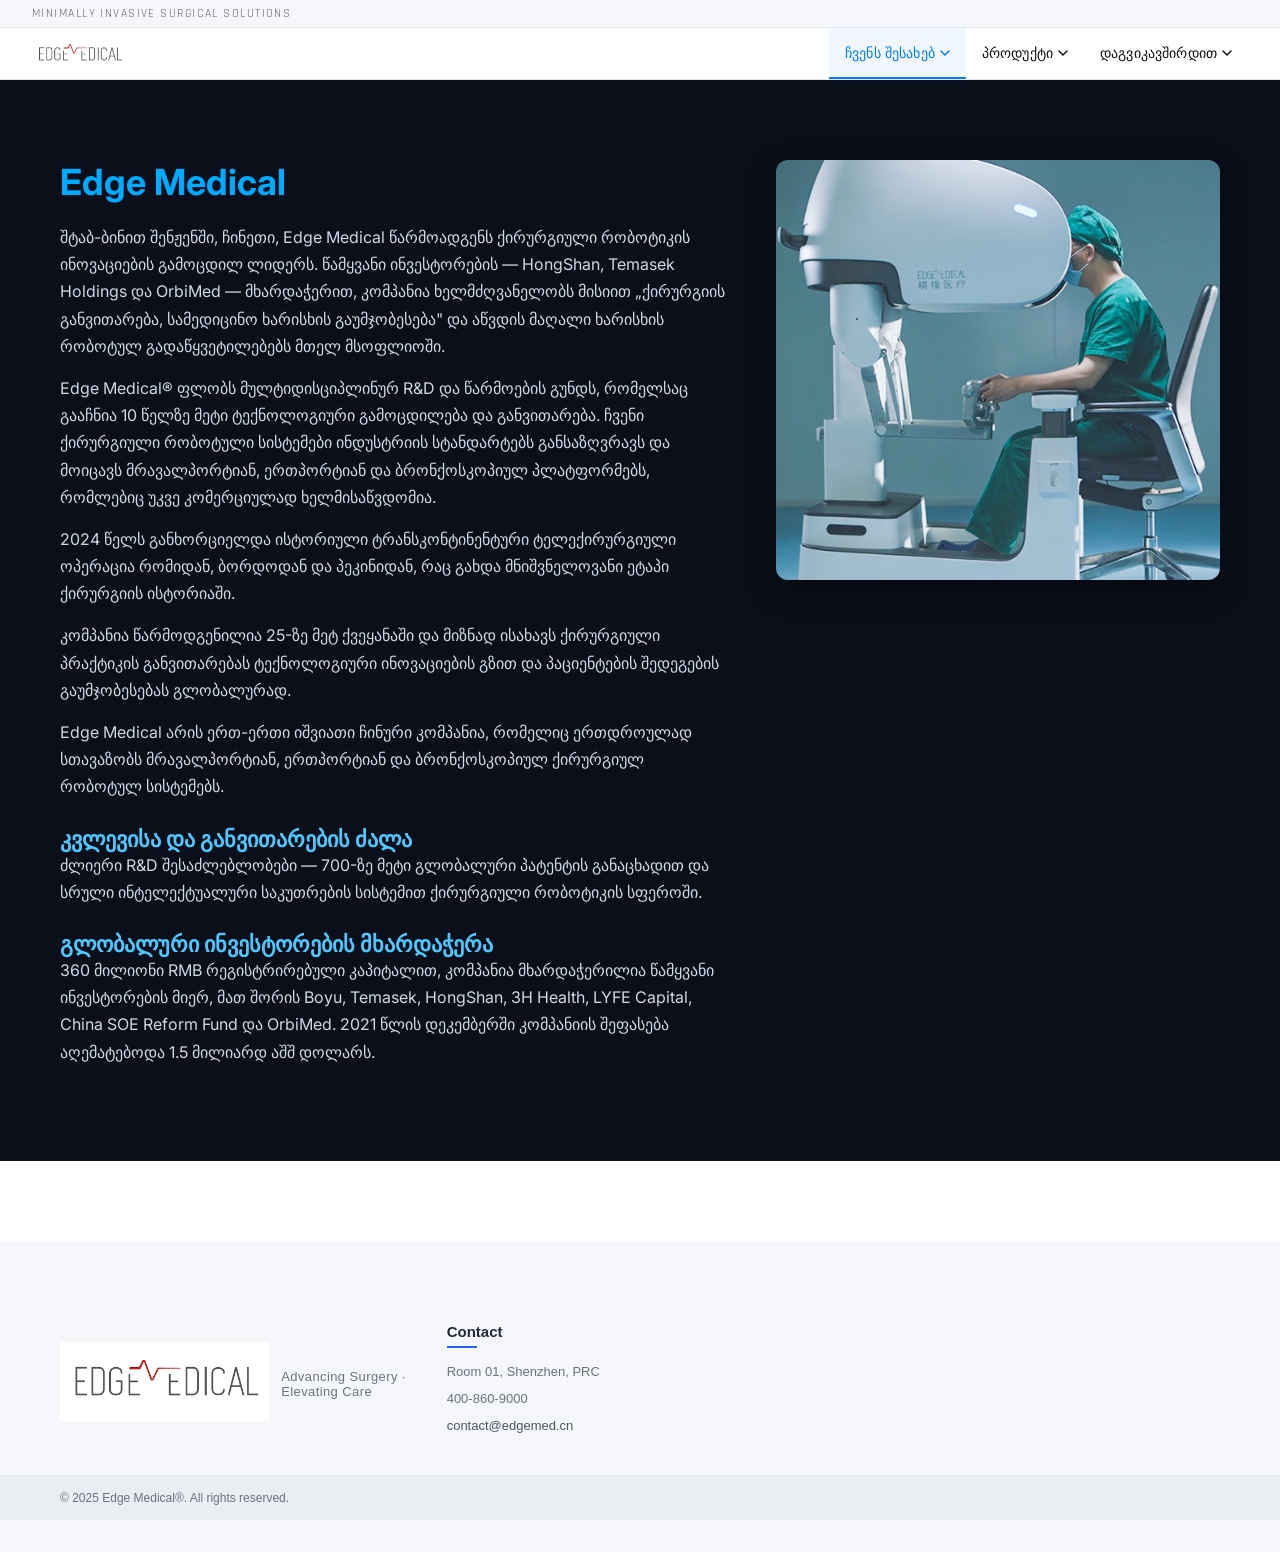
<file: templates/about/our_culture.html>
<!DOCTYPE html>
<html lang="ka">
<head>
  <meta charset="utf-8">
  <meta name="viewport" content="width=device-width,initial-scale=1">
  <title>Edge Medical Georgia — ჩვენს შესახებ</title>

  <link rel="stylesheet" href="../../static/css/main.css">
  <link rel="preconnect" href="https://fonts.googleapis.com">
  <link href="https://fonts.googleapis.com/css2?family=Rajdhani:wght@400;500;600;700&family=Inter:wght@300;400;500;600&display=swap" rel="stylesheet">

  <style>
    .about-edge {
      padding: 80px 0;
      background: #0b0f1a;
      color: #e8edf5;
    }

    .section-inner {
      max-width: 1200px;
      margin: 0 auto;
      padding: 0 20px;
    }

    .about-grid {
      display: grid;
      grid-template-columns: 1.5fr 1fr;
      gap: 50px;
      align-items: start;
    }

    .about-text h2 {
      font-size: 36px;
      margin-bottom: 20px;
      color: #00aaff;
    }

    .about-text h3 {
      margin-top: 25px;
      font-size: 22px;
      color: #4dc8ff;
    }

    .about-text p {
      margin-bottom: 15px;
      line-height: 1.7;
      color: #cfd8e3;
    }

    .about-image img {
      width: 100%;
      height: 420px;
      object-fit: cover;
      border-radius: 12px;
      box-shadow: 0 10px 30px rgba(0, 0, 0, 0.4);
    }

    @media (max-width: 768px) {
      .about-grid {
        grid-template-columns: 1fr;
      }

      .about-image img {
        height: 260px;
      }
    }
  </style>
</head>

<body>

<!-- TOPBAR -->
<div class="topbar">
  <div class="topbar-inner">
    <span class="topbar-tagline">Minimally Invasive Surgical Solutions</span>
    <div class="topbar-right"></div>
  </div>
</div>

<!-- NAVBAR -->
<nav class="navbar" id="navbar">
  <div class="nav-inner">

    <a href="../homepage/index.html" class="nav-logo">
      <img src="../../media/Images/logo.png" alt="Edge Medical" class="logo-img">
    </a>

    <button class="nav-hamburger" id="hamburgerBtn" aria-label="Menu" aria-expanded="false">
      <span></span><span></span><span></span>
    </button>

    <ul class="nav-links" id="navLinks">

      <li class="nav-item has-dropdown">
        <a  class="nav-link">
          ჩვენს შესახებ
          <svg class="chevron" viewBox="0 0 10 6" width="12" height="8" aria-hidden="true">
            <path d="M1 1l4 4 4-4" stroke="currentColor" stroke-width="1.5" fill="none" stroke-linecap="round"/>
          </svg>
        </a>
        <ul class="dropdown">
          <li><a href="../about/about_edge.html">Edge ის შესახებ</a></li>
          <li><a href="../about/our_culture.html">ჩვენი კულტურა</a></li>
          <li><a href="../about/reward_and_qualification.html">ჯილდოები</a></li>
        </ul>
      </li>

      <li class="nav-item has-dropdown">
        <a  class="nav-link">
          პროდუქტი
          <svg class="chevron" viewBox="0 0 10 6" width="12" height="8" aria-hidden="true">
            <path d="M1 1l4 4 4-4" stroke="currentColor" stroke-width="1.5" fill="none" stroke-linecap="round"/>
          </svg>
        </a>
        <ul class="dropdown">
          <li><a href="../products/multi_port_robot.html">მრავალპორტიანი ქირურგიული რობოტი</a></li>
          <li><a href="../products/single_port_robot.html">ერთპორტიანი ქირურგიული რობოტი</a></li>
          <li><a href="../products/bronchoscopic_robot.html">ბრონქოსკოპიური რობოტი</a></li>
          <li><a href="../products/cloud_telesurgery.html">Cloud ტელექირურგია</a></li>
        </ul>
      </li>

      <li class="nav-item has-dropdown">
        <a href="#" class="nav-link">
          დაგვიკავშირდით
          <svg class="chevron" viewBox="0 0 10 6" width="12" height="8" aria-hidden="true">
            <path d="M1 1l4 4 4-4" stroke="currentColor" stroke-width="1.5" fill="none" stroke-linecap="round"/>
          </svg>
        </a>
        <ul class="dropdown">
          <li><a> 📞 400-860-9000</a></li>
          <li><a>✉️ contact@edgemed.cn</a></li>
        </ul>
      </li>

    </ul>
  </div>
</nav>

<!-- MAIN CONTENT -->
<main class="main-content">

  <section class="about-edge">
    <div class="section-inner">
      <div class="about-grid">

        <!-- TEXT CONTENT -->
        <div class="about-text">

          <h2>Edge Medical</h2>

          <p>
            შტაბ-ბინით შენჟენში, ჩინეთი, Edge Medical წარმოადგენს ქირურგიული რობოტიკის ინოვაციების გამოცდილ ლიდერს.
            წამყვანი ინვესტორების — HongShan, Temasek Holdings და OrbiMed — მხარდაჭერით, კომპანია ხელმძღვანელობს მისიით
            „ქირურგიის განვითარება, სამედიცინო ხარისხის გაუმჯობესება" და აწვდის მაღალი ხარისხის რობოტულ გადაწყვეტილებებს მთელ მსოფლიოში.
          </p>

          <p>
            Edge Medical® ფლობს მულტიდისციპლინურ R&amp;D და წარმოების გუნდს, რომელსაც გააჩნია 10 წელზე მეტი ტექნოლოგიური გამოცდილება და განვითარება.
            ჩვენი ქირურგიული რობოტული სისტემები ინდუსტრიის სტანდარტებს განსაზღვრავს და მოიცავს მრავალპორტიან, ერთპორტიან და ბრონქოსკოპიულ პლატფორმებს,
            რომლებიც უკვე კომერციულად ხელმისაწვდომია.
          </p>

          <p>
            2024 წელს განხორციელდა ისტორიული ტრანსკონტინენტური ტელექირურგიული ოპერაცია რომიდან, ბორდოდან და პეკინიდან,
            რაც გახდა მნიშვნელოვანი ეტაპი ქირურგიის ისტორიაში.
          </p>

          <p>
            კომპანია წარმოდგენილია 25-ზე მეტ ქვეყანაში და მიზნად ისახავს ქირურგიული პრაქტიკის განვითარებას ტექნოლოგიური ინოვაციების გზით
            და პაციენტების შედეგების გაუმჯობესებას გლობალურად.
          </p>

          <p>
            Edge Medical არის ერთ-ერთი იშვიათი ჩინური კომპანია, რომელიც ერთდროულად სთავაზობს მრავალპორტიან, ერთპორტიან და ბრონქოსკოპიულ
            ქირურგიულ რობოტულ სისტემებს.
          </p>

          <h3>კვლევისა და განვითარების ძალა</h3>

          <p>
            ძლიერი R&amp;D შესაძლებლობები — 700-ზე მეტი გლობალური პატენტის განაცხადით და სრული ინტელექტუალური საკუთრების სისტემით ქირურგიული რობოტიკის სფეროში.
          </p>

          <h3>გლობალური ინვესტორების მხარდაჭერა</h3>

          <p>
            360 მილიონი RMB რეგისტრირებული კაპიტალით, კომპანია მხარდაჭერილია წამყვანი ინვესტორების მიერ, მათ შორის Boyu, Temasek, HongShan,
            3H Health, LYFE Capital, China SOE Reform Fund და OrbiMed. 2021 წლის დეკემბერში კომპანიის შეფასება აღემატებოდა 1.5 მილიარდ აშშ დოლარს.
          </p>

        </div>

        <!-- IMAGE -->
        <div class="about-image">
          <img src="../../media/Images/chinetipi.png" alt="Edge Medical-ის ობიექტი">
        </div>

      </div>
    </div>
  </section>

</main>

<!-- FOOTER -->
<footer class="footer">
  <div class="footer-main">
    <div class="footer-inner">
      <div class="footer-brand">
        <a href="index.html">
          <img src="../../media/Images/logo.png" alt="Edge Medical" class="footer-logo-img">
        </a>
        <p class="footer-tagline">Advancing Surgery · Elevating Care</p>
      </div>
      <div class="footer-col">
        <h4 class="footer-heading">Contact</h4>
        <ul class="footer-list">
          <li>Room 01, Shenzhen, PRC</li>
          <li>400-860-9000</li>
          <li><a href="mailto:contact@edgemed.cn">contact@edgemed.cn</a></li>
        </ul>
      </div>
    </div>
  </div>
  <div class="footer-bottom">
    <div class="footer-bottom-inner">
      <span>© 2025 Edge Medical®. All rights reserved.</span>
    </div>
  </div>
</footer>

<script src="../../static/js/main.js"></script>

</body>
</html>
</file>
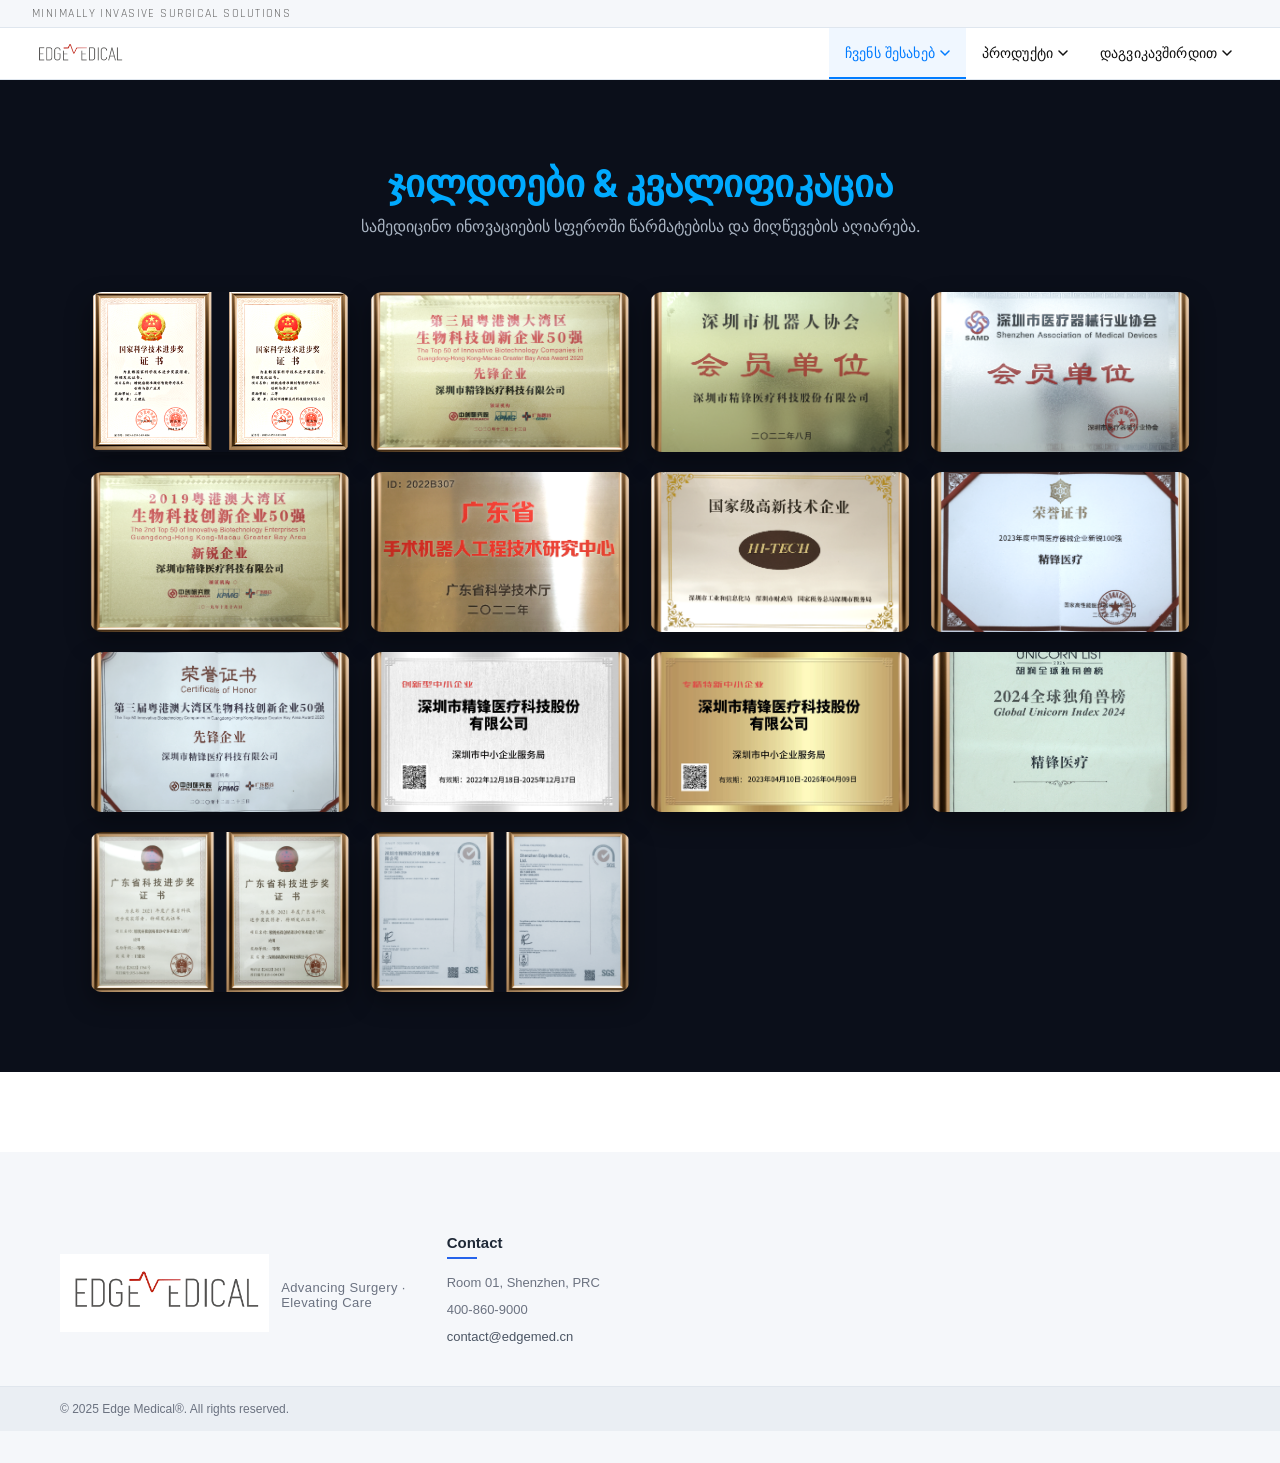
<file: templates/about/reward_and_qualification.html>
<!DOCTYPE html>
<html lang="ka">
<head>
  <meta charset="utf-8">
  <meta name="viewport" content="width=device-width,initial-scale=1">
  <title>Edge Medical Georgia — Rewards & Diplomas</title>

  <link rel="stylesheet" href="../../static/css/main.css">
  <link rel="preconnect" href="https://fonts.googleapis.com">
  <link href="https://fonts.googleapis.com/css2?family=Rajdhani:wght@400;500;600;700&family=Inter:wght@300;400;500;600&display=swap" rel="stylesheet">

  <style>
    .diploma-section {
      padding: 80px 20px;
      background: #0b0f1a;
      color: #e8edf5;
      text-align: center;
    }

    .section-header h1 {
      font-size: 38px;
      margin-bottom: 10px;
      color: #00aaff;
    }

    .section-header p {
      color: #a9b4c2;
      margin-bottom: 40px;
    }

    .diploma-grid {
      display: grid;
      grid-template-columns: repeat(4, 1fr);
      gap: 20px;
      max-width: 1100px;
      margin: 0 auto;
    }

    .diploma-grid img {
      width: 100%;
      height: 160px;
      object-fit: cover;
      border-radius: 12px;
      box-shadow: 0 10px 25px rgba(0, 0, 0, 0.35);
      transition: transform 0.3s ease, box-shadow 0.3s ease;
      cursor: pointer;
    }

    .diploma-grid img:hover {
      transform: scale(1.05);
      box-shadow: 0 15px 35px rgba(0, 170, 255, 0.25);
    }

    @media (max-width: 900px) {
      .diploma-grid {
        grid-template-columns: repeat(3, 1fr);
      }
    }

    @media (max-width: 600px) {
      .diploma-grid {
        grid-template-columns: repeat(2, 1fr);
      }

      .diploma-grid img {
        height: 130px;
      }
    }
  </style>
</head>

<body>

<!-- TOPBAR -->
<div class="topbar">
  <div class="topbar-inner">
    <span class="topbar-tagline">Minimally Invasive Surgical Solutions</span>
    <div class="topbar-right"></div>
  </div>
</div>

<!-- NAVBAR -->
<nav class="navbar" id="navbar">
  <div class="nav-inner">

    <a href="../homepage/index.html" class="nav-logo">
      <img src="../../media/Images/logo.png" alt="Edge Medical" class="logo-img">
    </a>
    <button class="nav-hamburger" id="hamburgerBtn" aria-label="Menu" aria-expanded="false">
      <span></span><span></span><span></span>
    </button>

    <ul class="nav-links" id="navLinks">

      <li class="nav-item has-dropdown">
        <a  class="nav-link">
          ჩვენს შესახებ
          <svg class="chevron" viewBox="0 0 10 6" width="12" height="8" aria-hidden="true">
            <path d="M1 1l4 4 4-4" stroke="currentColor" stroke-width="1.5" fill="none" stroke-linecap="round"/>
          </svg>
        </a>
        <ul class="dropdown">
          <li><a href="../about/about_edge.html">Edge ის შესახებ</a></li>
          <li><a href="../about/our_culture.html">ჩვენი კულტურა</a></li>
          <li><a href="../about/reward_and_qualification.html">ჯილდოები </a></li>
        </ul>
      </li>

      <li class="nav-item has-dropdown">
        <a class="nav-link">
          პროდუქტი
          <svg class="chevron" viewBox="0 0 10 6" width="12" height="8" aria-hidden="true">
            <path d="M1 1l4 4 4-4" stroke="currentColor" stroke-width="1.5" fill="none" stroke-linecap="round"/>
          </svg>
        </a>
        <ul class="dropdown">
          <li><a href="../products/multi_port_robot.html">მრავალპორტიანი ქირურგიული რობოტი</a></li>
          <li><a href="../products/single_port_robot.html">ერთპორტიანი ქირურგიული რობოტი</a></li>
          <li><a href="../products/bronchoscopic_robot.html">ბრონქოსკოპიური რობოტი</a></li>
          <li><a href="../products/cloud_telesurgery.html">cloud ტელექირურგია</a></li>
        </ul>
      </li>

      <li class="nav-item has-dropdown">
        <a href="#" class="nav-link">
          დაგვიკავშირდით
          <svg class="chevron" viewBox="0 0 10 6" width="12" height="8" aria-hidden="true">
            <path d="M1 1l4 4 4-4" stroke="currentColor" stroke-width="1.5" fill="none" stroke-linecap="round"/>
          </svg>
        </a>
        <ul class="dropdown">
          <li><a> 📞 400-860-9000</a></li>
          <li><a>✉️ contact@edgemed.cn</a></li>
        </ul>
      </li>

    </ul>
  </div>
</nav>

<!-- MAIN CONTENT -->
<main class="main-content">

  <section class="diploma-section">
    <div class="section-inner">
      <div class="section-header">
        <h1>ჯილდოები &amp; კვალიფიკაცია</h1>
        <p>სამედიცინო ინოვაციების სფეროში წარმატებისა და მიღწევების აღიარება.</p>
      </div>
      <div class="diploma-grid">
        <img src="../../media/Images/diplomi1.png"  alt="Diploma 1">
        <img src="../../media/Images/diplomi2.png"  alt="Diploma 2">
        <img src="../../media/Images/diplomi3.png"  alt="Diploma 3">
        <img src="../../media/Images/diplomi4.png"  alt="Diploma 4">
        <img src="../../media/Images/diplomi5.png"  alt="Diploma 5">
        <img src="../../media/Images/diplomi6.png"  alt="Diploma 6">
        <img src="../../media/Images/diplomi7.png"  alt="Diploma 7">
        <img src="../../media/Images/diplomi8.png"  alt="Diploma 8">
        <img src="../../media/Images/diplomi9.png"  alt="Diploma 9">
        <img src="../../media/Images/diplomi10.png" alt="Diploma 10">
        <img src="../../media/Images/diplomi11.png" alt="Diploma 11">
        <img src="../../media/Images/diplomi12.png" alt="Diploma 12">
        <img src="../../media/Images/diplomi13.png" alt="Diploma 13">
        <img src="../../media/Images/diplomi14.png" alt="Diploma 14">
      </div>
    </div>
  </section>

</main>

<!-- FOOTER -->
<footer class="footer">
  <div class="footer-main">
    <div class="footer-inner">
      <div class="footer-brand">
        <a href="index.html">
          <img src="../../media/Images/logo.png" alt="Edge Medical" class="footer-logo-img">
        </a>
        <p class="footer-tagline">Advancing Surgery · Elevating Care</p>
      </div>
      <div class="footer-col">
        <h4 class="footer-heading">Contact</h4>
        <ul class="footer-list">
          <li>Room 01, Shenzhen, PRC</li>
          <li>400-860-9000</li>
          <li><a href="mailto:contact@edgemed.cn">contact@edgemed.cn</a></li>
        </ul>
      </div>
    </div>
  </div>
  <div class="footer-bottom">
    <div class="footer-bottom-inner">
      <span>© 2025 Edge Medical®. All rights reserved.</span>
    </div>
  </div>
</footer>

<script src="../../static/js/main.js"></script>

</body>
</html>
</file>
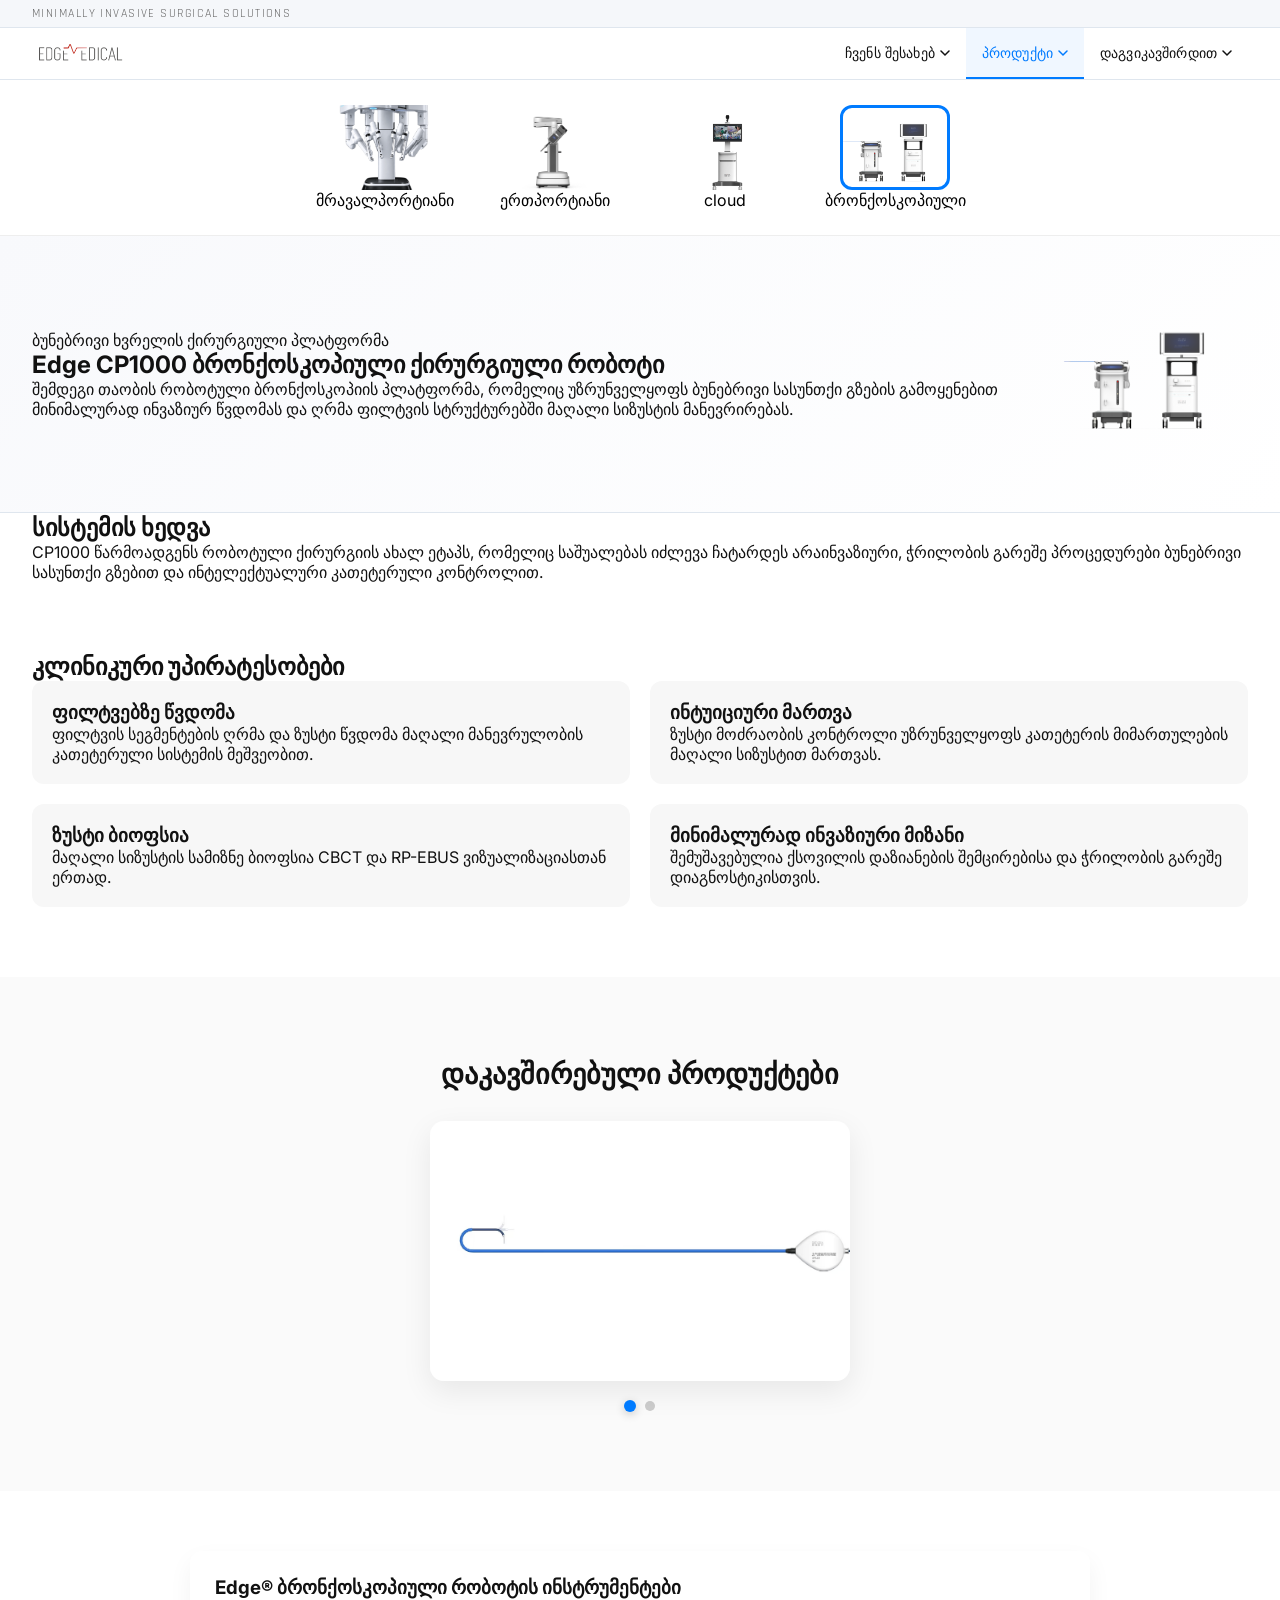
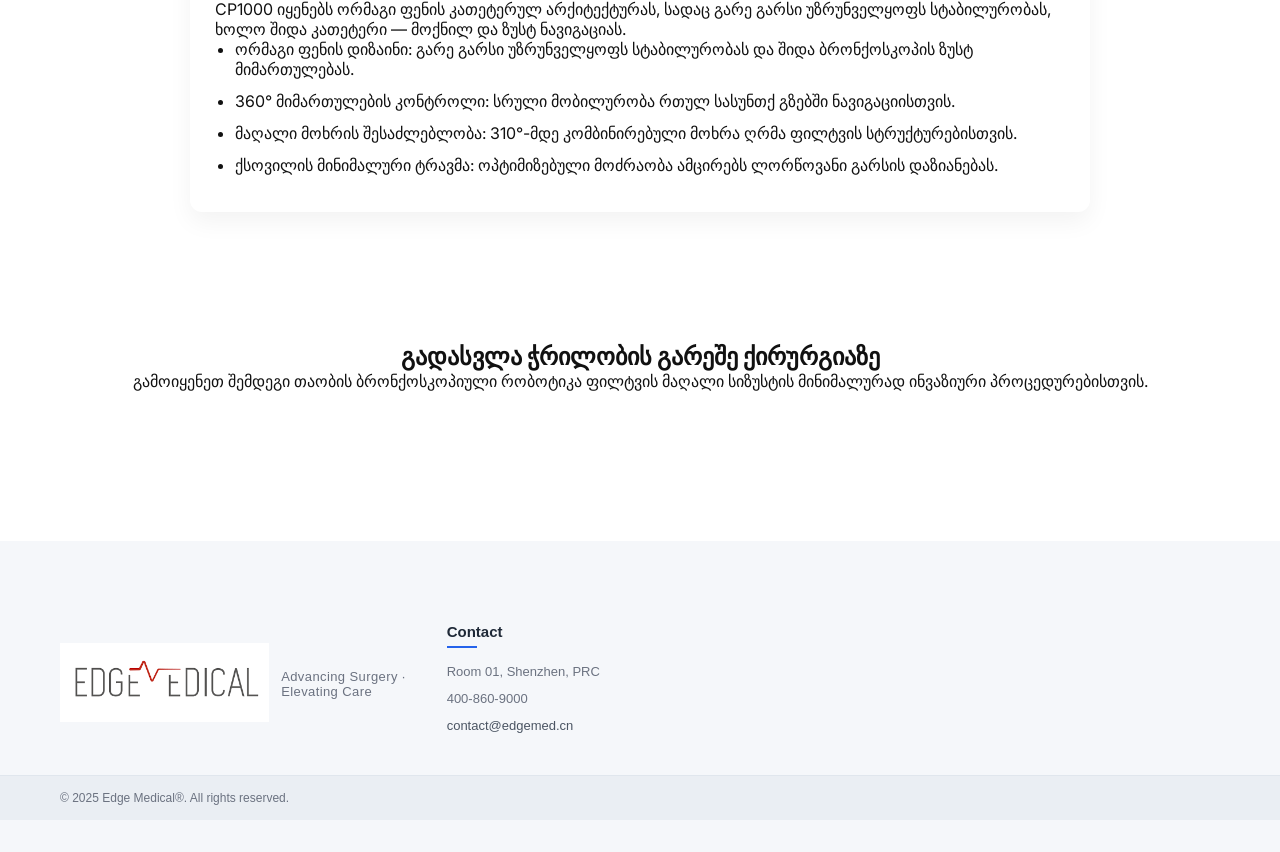
<file: templates/products/bronchoscopic_robot.html>
<!DOCTYPE html>
<html lang="ka">
<head>
  <meta charset="UTF-8">
  <meta name="viewport" content="width=device-width, initial-scale=1.0">
  <title>Edge CP1000 ბრონქოსკოპიური ქირურგიული სისტემა</title>
  <link rel="stylesheet" href="../../static/css/main.css">
  <link rel="preconnect" href="https://fonts.googleapis.com">
  <link href="https://fonts.googleapis.com/css2?family=Rajdhani:wght@400;500;600;700&family=Inter:wght@300;400;500;600&display=swap" rel="stylesheet">
</head>
<body>

<!-- TOPBAR -->
<div class="topbar">
  <div class="topbar-inner">
    <span class="topbar-tagline">Minimally Invasive Surgical Solutions</span>
    <div class="topbar-right"></div>
  </div>
</div>

<!-- NAVBAR -->
<nav class="navbar" id="navbar">
  <div class="nav-inner">

    <a href="../homepage/index.html" class="nav-logo">
      <img src="../../media/Images/logo.png" alt="Edge Medical" class="logo-img">
    </a>

    <button class="nav-hamburger" id="hamburgerBtn" aria-label="Menu" aria-expanded="false">
      <span></span><span></span><span></span>
    </button>

    <ul class="nav-links" id="navLinks">

      <li class="nav-item has-dropdown">
        <a href="../about/about_edge.html" class="nav-link">
          ჩვენს შესახებ
          <svg class="chevron" viewBox="0 0 10 6" width="12" height="8" aria-hidden="true">
            <path d="M1 1l4 4 4-4" stroke="currentColor" stroke-width="1.5" fill="none" stroke-linecap="round"/>
          </svg>
        </a>
        <ul class="dropdown">
          <li><a href="../about/about_edge.html">Edge ის შესახებ</a></li>
          <li><a href="../about/our_culture.html">ჩვენი კულტურა</a></li>
          <li><a href="../about/reward_and_qualification.html">ჯილდოები</a></li>
        </ul>
      </li>

      <li class="nav-item has-dropdown">
        <a class="nav-link">
          პროდუქტი
          <svg class="chevron" viewBox="0 0 10 6" width="12" height="8" aria-hidden="true">
            <path d="M1 1l4 4 4-4" stroke="currentColor" stroke-width="1.5" fill="none" stroke-linecap="round"/>
          </svg>
        </a>
        <ul class="dropdown">
          <li><a href="multi_port_robot.html">მრავალპორტიანი ქირურგიული რობოტი</a></li>
          <li><a href="single_port_robot.html">ერთპორტიანი ქირურგიული რობოტი</a></li>
          <li><a href="bronchoscopic_robot.html">ბრონქოსკოპიური რობოტი</a></li>
            <li><a href="cloud_telesurgery.html">cloud ტელექირურგია</a></li>
        </ul>
      </li>

      <li class="nav-item has-dropdown">
        <a href="#" class="nav-link">
          დაგვიკავშირდით
          <svg class="chevron" viewBox="0 0 10 6" width="12" height="8" aria-hidden="true">
            <path d="M1 1l4 4 4-4" stroke="currentColor" stroke-width="1.5" fill="none" stroke-linecap="round"/>
          </svg>
        </a>
        <ul class="dropdown">
          <li><a> 📞 400-860-9000</a></li>
          <li><a>✉️ contact@edgemed.cn</a></li>
        </ul>
      </li>

    </ul>
  </div>
</nav>

<!-- CONTENT -->
<main class="main-content">

  <section class="product-strip">
    <div class="strip-inner">
      <a href="multi_port_robot.html" class="strip-item">
        <img src="../../media/Images/multi_port_endoschopic.png" alt="მრავალპორტიანი">
        <span>მრავალპორტიანი</span>
      </a>
      <a href="single_port_robot.html" class="strip-item">
        <img src="../../media/Images/single_port_endoschopic.png" alt="ერთპორტიანი">
        <span>ერთპორტიანი</span>
      </a>
      <a href="cloud_telesurgery.html" class="strip-item">
        <img src="../../media/Images/cloud_telesurgery.png" alt="cloud">
        <span>cloud</span>
      </a>
      <a href="bronchoscopic_robot.html" class="strip-item active">
        <img src="../../media/Images/bronchoscopic.png" alt="ბრონქოსკოპიული">
        <span>ბრონქოსკოპიული</span>
      </a>
    </div>
  </section>

  <section class="product-hero">
    <div class="section-inner">
      <div class="hero-box">
        <div class="hero-text">
          <span class="badge">ბუნებრივი ხვრელის ქირურგიული პლატფორმა</span>
          <h1>Edge CP1000 ბრონქოსკოპიული ქირურგიული რობოტი</h1>
          <p>
            შემდეგი თაობის რობოტული ბრონქოსკოპიის პლატფორმა, რომელიც უზრუნველყოფს ბუნებრივი სასუნთქი გზების გამოყენებით მინიმალურად ინვაზიურ წვდომას და ღრმა ფილტვის სტრუქტურებში მაღალი სიზუსტის მანევრირებას.
          </p>
        </div>
        <div class="hero-image">
          <img src="../../media/Images/bronchoscopic.png" alt="ბრონქოსკოპიული რობოტი">
        </div>
      </div>
    </div>
  </section>

  <section class="product-summary">
    <div class="section-inner">
      <h2>სისტემის ხედვა</h2>
      <p>
        CP1000 წარმოადგენს რობოტული ქირურგიის ახალ ეტაპს, რომელიც საშუალებას იძლევა ჩატარდეს არაინვაზიური, ჭრილობის გარეშე პროცედურები ბუნებრივი სასუნთქი გზებით და ინტელექტუალური კათეტერული კონტროლით.
      </p>
    </div>
  </section>

  <section class="feature-section">
    <div class="section-inner">
      <h2>კლინიკური უპირატესობები</h2>
      <div class="feature-grid">
        <div class="feature-card">
          <h3>ფილტვებზე წვდომა</h3>
          <p>ფილტვის სეგმენტების ღრმა და ზუსტი წვდომა მაღალი მანევრულობის კათეტერული სისტემის მეშვეობით.</p>
        </div>
        <div class="feature-card">
          <h3>ინტუიციური მართვა</h3>
          <p>ზუსტი მოძრაობის კონტროლი უზრუნველყოფს კათეტერის მიმართულების მაღალი სიზუსტით მართვას.</p>
        </div>
        <div class="feature-card">
          <h3>ზუსტი ბიოფსია</h3>
          <p>მაღალი სიზუსტის სამიზნე ბიოფსია CBCT და RP-EBUS ვიზუალიზაციასთან ერთად.</p>
        </div>
        <div class="feature-card">
          <h3>მინიმალურად ინვაზიური მიზანი</h3>
          <p>შემუშავებულია ქსოვილის დაზიანების შემცირებისა და ჭრილობის გარეშე დიაგნოსტიკისთვის.</p>
        </div>
      </div>
    </div>
  </section>

  <section class="related-slider-section">
    <div class="section-inner">
      <h2 class="related-title">დაკავშირებული პროდუქტები</h2>
      <div class="related-carousel-wrapper">
        <div class="related-carousel" id="bronchoCarousel">
          <img src="../../media/Images/bronchoscopic1.jpg" class="active" alt="ბრონქოსკოპიული 1">
          <img src="../../media/Images/bronchoscopic2.jpg" alt="ბრონქოსკოპიული 2">
        </div>
      </div>
      <div class="related-dots">
        <span class="dot active"></span>
        <span class="dot"></span>
      </div>
    </div>
  </section>

  <section class="related-info-section">
    <div class="section-inner">
      <div class="related-info-box">
        <h3>Edge® ბრონქოსკოპიული რობოტის ინსტრუმენტები</h3>
        <p>
          CP1000 იყენებს ორმაგი ფენის კათეტერულ არქიტექტურას, სადაც გარე გარსი უზრუნველყოფს სტაბილურობას, ხოლო შიდა კათეტერი — მოქნილ და ზუსტ ნავიგაციას.
        </p>
        <ul>
          <li>
            ორმაგი ფენის დიზაინი: გარე გარსი უზრუნველყოფს სტაბილურობას და შიდა ბრონქოსკოპის ზუსტ მიმართულებას.
          </li>
          <li>
            360° მიმართულების კონტროლი: სრული მობილურობა რთულ სასუნთქ გზებში ნავიგაციისთვის.
          </li>
          <li>
            მაღალი მოხრის შესაძლებლობა: 310°-მდე კომბინირებული მოხრა ღრმა ფილტვის სტრუქტურებისთვის.
          </li>
          <li>
            ქსოვილის მინიმალური ტრავმა: ოპტიმიზებული მოძრაობა ამცირებს ლორწოვანი გარსის დაზიანებას.
          </li>
        </ul>
      </div>
    </div>
  </section>

  <section class="cta-section">
    <div class="section-inner">
      <h2>გადასვლა ჭრილობის გარეშე ქირურგიაზე</h2>
      <p>
        გამოიყენეთ შემდეგი თაობის ბრონქოსკოპიული რობოტიკა ფილტვის მაღალი სიზუსტის მინიმალურად ინვაზიური პროცედურებისთვის.
      </p>
    </div>
  </section>

</main>

<!-- FOOTER -->
<footer class="footer">
  <div class="footer-main">
    <div class="footer-inner">
      <div class="footer-brand">
        <a href="../homepage/index.html">
          <img src="../../media/Images/logo.png" alt="Edge Medical" class="footer-logo-img">
        </a>
        <p class="footer-tagline">Advancing Surgery · Elevating Care</p>
      </div>
      <div class="footer-col">
        <h4 class="footer-heading">Contact</h4>
        <ul class="footer-list">
          <li>Room 01, Shenzhen, PRC</li>
          <li>400-860-9000</li>
          <li><a href="mailto:contact@edgemed.cn">contact@edgemed.cn</a></li>
        </ul>
      </div>
    </div>
  </div>
  <div class="footer-bottom">
    <div class="footer-bottom-inner">
      <span>© 2025 Edge Medical®. All rights reserved.</span>
    </div>
  </div>
</footer>

<script src="../../static/js/main.js"></script>

</body>
</html>

<script>


document.addEventListener("DOMContentLoaded", function () {

    const images = document.querySelectorAll("#bronchoCarousel img");
    const dots = document.querySelectorAll(".related-dots .dot");

    let index = 0;

    function showSlide(i){

        images[index].classList.remove("active");
        dots[index].classList.remove("active");

        index = (i + images.length) % images.length;

        images[index].classList.add("active");
        dots[index].classList.add("active");
    }

    dots.forEach((dot, i)=>{
        dot.addEventListener("click", ()=> showSlide(i));
    });

    setInterval(()=> showSlide(index + 1), 3500);

});

</script>

<style>

.product-strip{
    padding:25px 0;
    border-bottom:1px solid #eee;
}

.strip-inner{
    display:flex;
    justify-content:center;
    gap:30px;
    flex-wrap:wrap;
}

.strip-item{
    display:flex;
    flex-direction:column;
    align-items:center;
    width:140px;
    text-decoration:none;
    color:#000;
}

.strip-item img{
    width:110px;
    height:85px;
    object-fit:cover;
    border-radius:12px;
}

.strip-item.active img{
    border:3px solid #007bff;
}

.product-hero{
    padding:70px 0;
}

.hero-box{
    display:flex;
    justify-content:space-between;
    align-items:center;
    gap:40px;
}

.hero-image img{
    width:340px;
    border-radius:12px;
}

.feature-section{
    padding:70px 0;
}

.feature-grid{
    display:grid;
    grid-template-columns:repeat(2,1fr);
    gap:20px;
}

.feature-card{
    padding:20px;
    background:#f7f7f7;
    border-radius:12px;
}

.related-slider-section{
    padding:80px 0;
    background:#fafafa;
}

.related-title{
    text-align:center;
    font-size:28px;
    margin-bottom:30px;
}

.related-carousel-wrapper{
    display:flex;
    justify-content:center;
}

.related-carousel{
    width:420px;
    height:260px;
    position:relative;
    border-radius:14px;
    overflow:hidden;
    box-shadow:0 10px 30px rgba(0,0,0,0.08);
}

.related-carousel img{
    position:absolute;
    width:100%;
    height:100%;
    object-fit:cover;
    opacity:0;
    transition:opacity 0.9s ease-in-out;
}

.related-carousel img.active{
    opacity:1;
}

.related-dots{
    display:flex;
    justify-content:center;
    gap:10px;
    margin-top:20px;
}

.related-dots .dot{
    width:10px;
    height:10px;
    border-radius:50%;
    background:#ccc;
    cursor:pointer;
}

.related-dots .dot.active{
    background:#007bff;
    transform:scale(1.2);
}

.related-info-section{
    padding:60px 0;
}

.related-info-box{
    max-width:900px;
    margin:0 auto;
    background:#fff;
    padding:25px;
    border-radius:12px;
    box-shadow:0 10px 25px rgba(0,0,0,0.05);
}

.related-info-box ul{
    padding-left:20px;
}

.related-info-box li{
    margin-bottom:12px;
}

.cta-section{
    padding:70px 0;
    text-align:center;
}

.cta-btn{
    padding:14px 26px;
    background:#000;
    color:#fff;
    border-radius:10px;
    display:inline-block;
}

@media(max-width:768px){

.hero-box{
    flex-direction:column;
    text-align:center;
}

.hero-image img{
    width:240px;
}

.strip-item{
    width:110px;
}

.strip-item img{
    width:85px;
    height:65px;
}

.related-carousel{
    width:320px;
    height:200px;
}

}

</style>
</file>
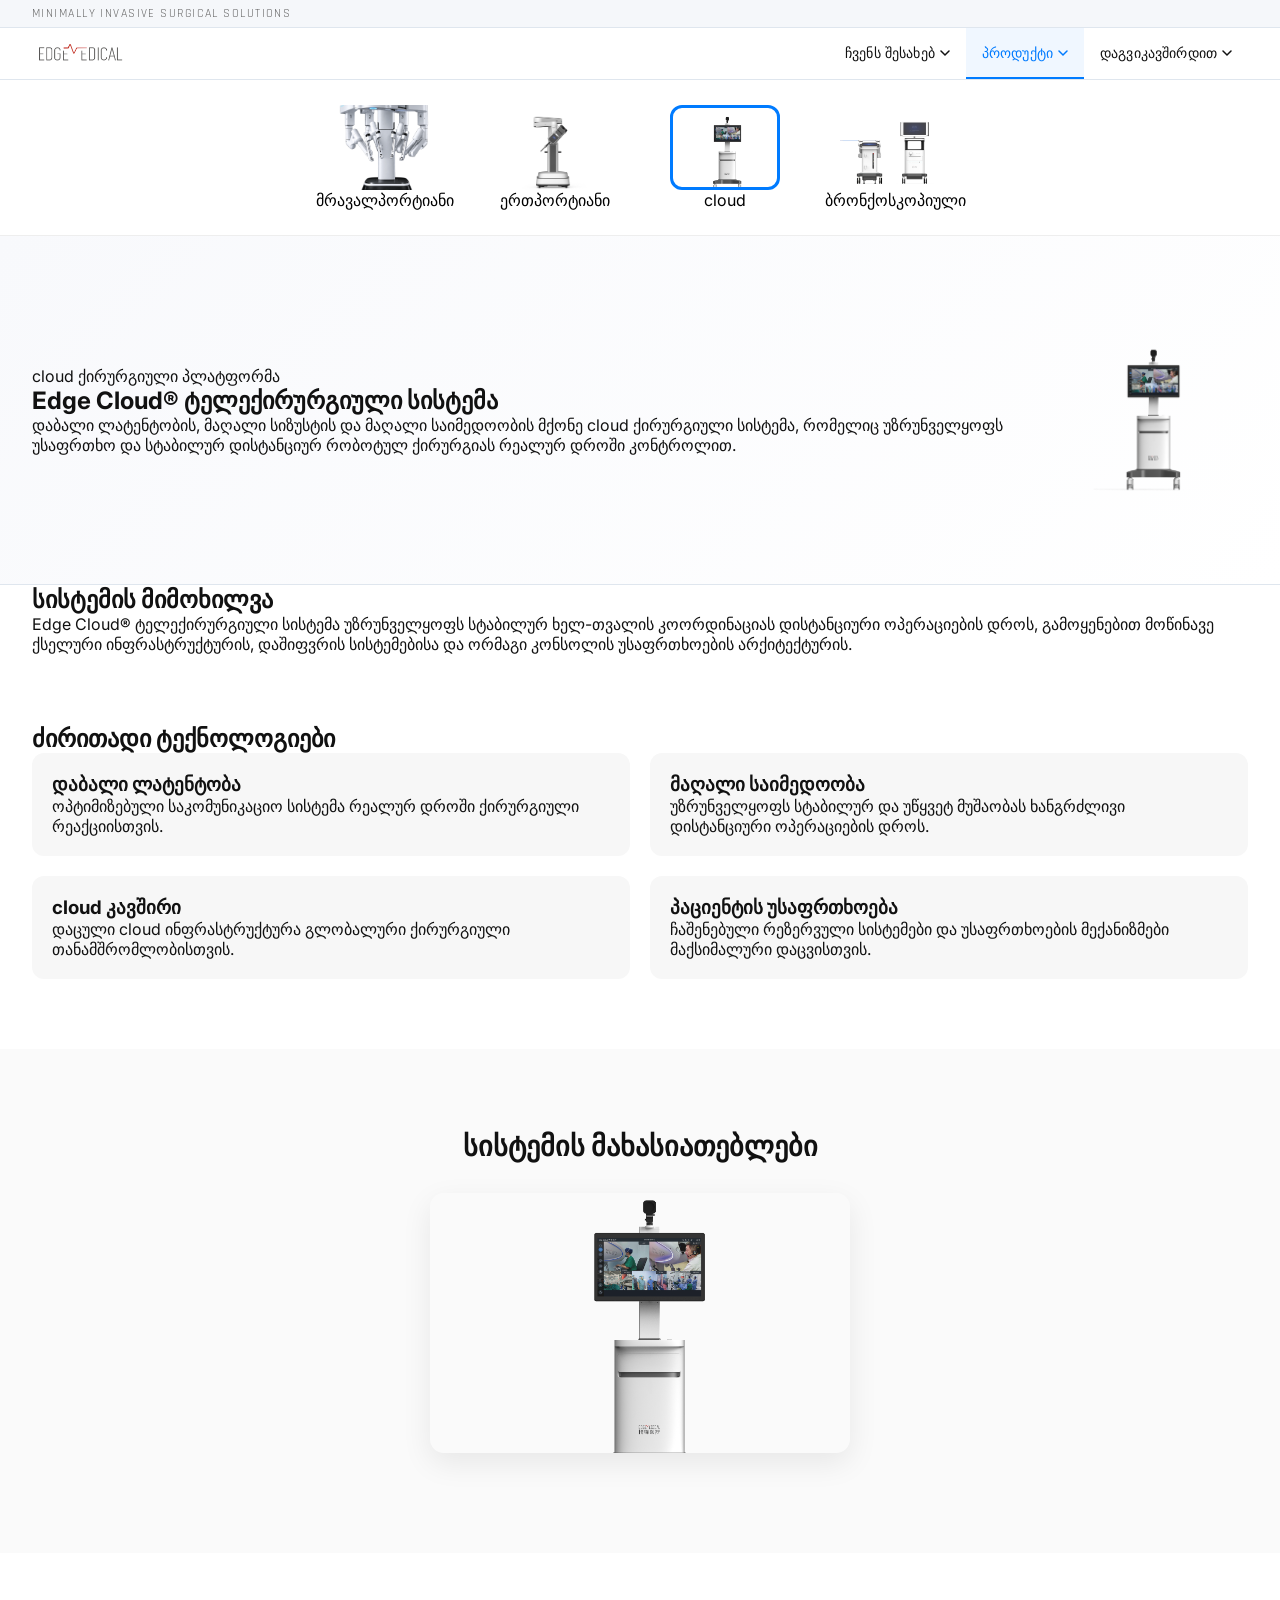
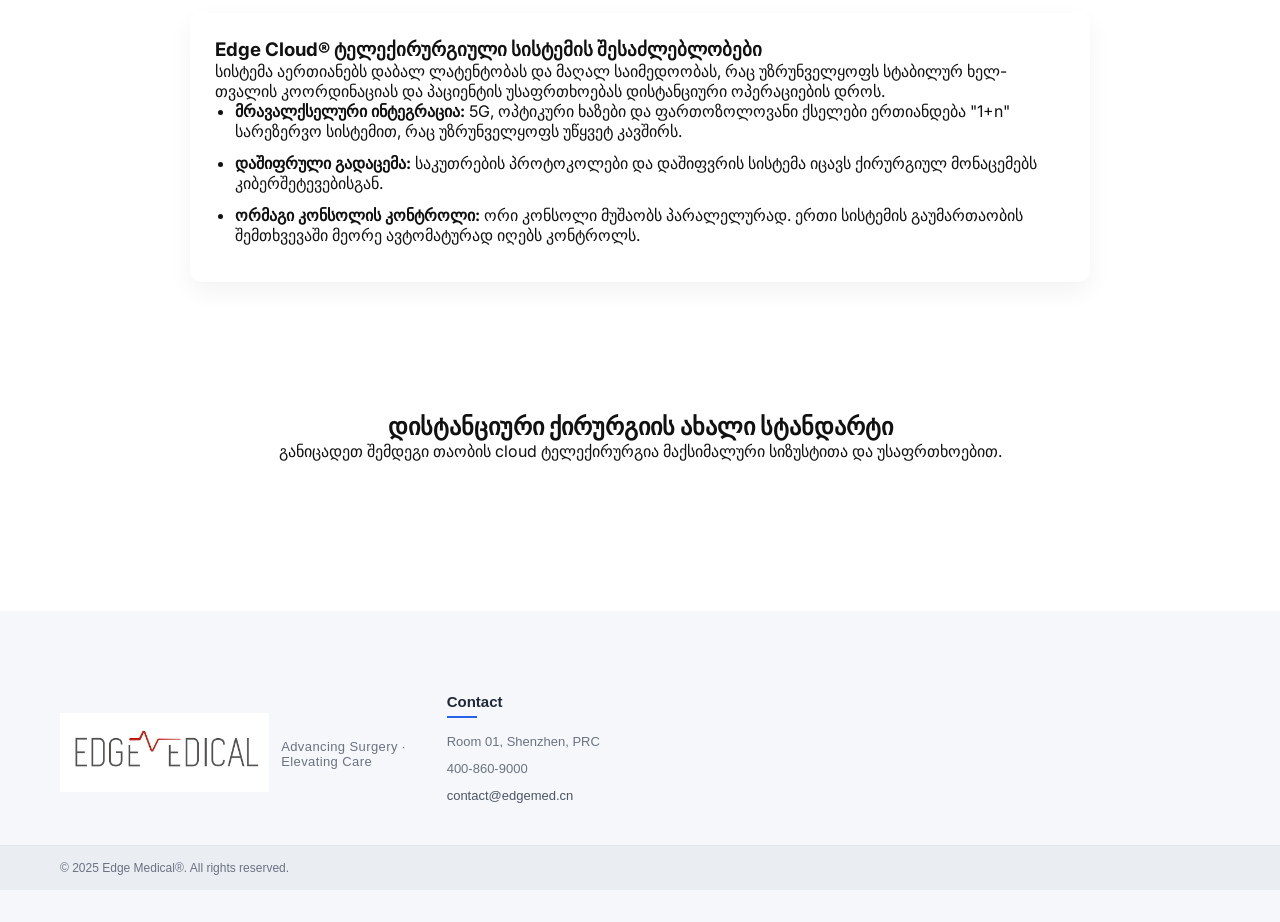
<file: templates/products/cloud_telesurgery.html>
<!DOCTYPE html>
<html lang="ka">
<head>
  <meta charset="UTF-8">
  <meta name="viewport" content="width=device-width, initial-scale=1.0">
  <title>Edge Cloud ტელექირურგიული სისტემა</title>
  <link rel="stylesheet" href="../../static/css/main.css">
  <link rel="preconnect" href="https://fonts.googleapis.com">
  <link href="https://fonts.googleapis.com/css2?family=Rajdhani:wght@400;500;600;700&family=Inter:wght@300;400;500;600&display=swap" rel="stylesheet">
</head>
<body>

<!-- TOPBAR -->
<div class="topbar">
  <div class="topbar-inner">
    <span class="topbar-tagline">Minimally Invasive Surgical Solutions</span>
    <div class="topbar-right"></div>
  </div>
</div>

<!-- NAVBAR -->
<nav class="navbar" id="navbar">
  <div class="nav-inner">

    <a href="../homepage/index.html" class="nav-logo">
      <img src="../../media/Images/logo.png" alt="Edge Medical" class="logo-img">
    </a>

    <button class="nav-hamburger" id="hamburgerBtn" aria-label="Menu" aria-expanded="false">
      <span></span><span></span><span></span>
    </button>

    <ul class="nav-links" id="navLinks">

      <li class="nav-item has-dropdown">
        <a href="../about/about_edge.html" class="nav-link">
          ჩვენს შესახებ
          <svg class="chevron" viewBox="0 0 10 6" width="12" height="8" aria-hidden="true">
            <path d="M1 1l4 4 4-4" stroke="currentColor" stroke-width="1.5" fill="none" stroke-linecap="round"/>
          </svg>
        </a>
        <ul class="dropdown">
          <li><a href="../about/about_edge.html">Edge ის შესახებ</a></li>
          <li><a href="../about/our_culture.html">ჩვენი კულტურა</a></li>
          <li><a href="../about/reward_and_qualification.html">ჯილდოები</a></li>
        </ul>
      </li>

      <li class="nav-item has-dropdown">
        <a  class="nav-link">
          პროდუქტი
          <svg class="chevron" viewBox="0 0 10 6" width="12" height="8" aria-hidden="true">
            <path d="M1 1l4 4 4-4" stroke="currentColor" stroke-width="1.5" fill="none" stroke-linecap="round"/>
          </svg>
        </a>
        <ul class="dropdown">
          <li><a href="multi_port_robot.html">მრავალპორტიანი ქირურგიული რობოტი</a></li>
          <li><a href="single_port_robot.html">ერთპორტიანი ქირურგიული რობოტი</a></li>
          <li><a href="bronchoscopic_robot.html">ბრონქოსკოპიური რობოტი</a></li>
          <li><a href="cloud_telesurgery.html">cloud ტელექირურგია</a></li>
        </ul>
      </li>

      <li class="nav-item has-dropdown">
        <a href="#" class="nav-link">
          დაგვიკავშირდით
          <svg class="chevron" viewBox="0 0 10 6" width="12" height="8" aria-hidden="true">
            <path d="M1 1l4 4 4-4" stroke="currentColor" stroke-width="1.5" fill="none" stroke-linecap="round"/>
          </svg>
        </a>
        <ul class="dropdown">
          <li><a> 📞 400-860-9000</a></li>
          <li><a>✉️ contact@edgemed.cn</a></li>
        </ul>
      </li>
      </li>

    </ul>
  </div>
</nav>

<!-- CONTENT -->
<main class="main-content">

  <section class="product-strip">
    <div class="strip-inner">
      <a href="multi_port_robot.html" class="strip-item">
        <img src="../../media/Images/multi_port_endoschopic.png" alt="მრავალპორტიანი">
        <span>მრავალპორტიანი</span>
      </a>
      <a href="single_port_robot.html" class="strip-item">
        <img src="../../media/Images/single_port_endoschopic.png" alt="ერთპორტიანი">
        <span>ერთპორტიანი</span>
      </a>
      <a href="cloud_telesurgery.html" class="strip-item active">
        <img src="../../media/Images/cloud_telesurgery.png" alt="cloud">
        <span>cloud</span>
      </a>
      <a href="bronchoscopic_robot.html" class="strip-item">
        <img src="../../media/Images/bronchoscopic.png" alt="ბრონქოსკოპიული">
        <span>ბრონქოსკოპიული</span>
      </a>
    </div>
  </section>

  <section class="product-hero">
    <div class="section-inner">
      <div class="hero-box">
        <div class="hero-text">
          <span class="badge">cloud ქირურგიული პლატფორმა</span>
          <h1>Edge Cloud® ტელექირურგიული სისტემა</h1>
          <p>
            დაბალი ლატენტობის, მაღალი სიზუსტის და მაღალი საიმედოობის მქონე cloud ქირურგიული სისტემა, რომელიც უზრუნველყოფს უსაფრთხო და სტაბილურ დისტანციურ რობოტულ ქირურგიას რეალურ დროში კონტროლით.
          </p>
        </div>
        <div class="hero-image">
          <img src="../../media/Images/cloud_telesurgery.png" alt="Cloud ტელექირურგია">
        </div>
      </div>
    </div>
  </section>

  <section class="product-summary">
    <div class="section-inner">
      <h2>სისტემის მიმოხილვა</h2>
      <p>
        Edge Cloud® ტელექირურგიული სისტემა უზრუნველყოფს სტაბილურ ხელ-თვალის კოორდინაციას დისტანციური ოპერაციების დროს, გამოყენებით მოწინავე ქსელური ინფრასტრუქტურის, დაშიფვრის სისტემებისა და ორმაგი კონსოლის უსაფრთხოების არქიტექტურის.
      </p>
    </div>
  </section>

  <section class="feature-section">
    <div class="section-inner">
      <h2>ძირითადი ტექნოლოგიები</h2>
      <div class="feature-grid">
        <div class="feature-card">
          <h3>დაბალი ლატენტობა</h3>
          <p>ოპტიმიზებული საკომუნიკაციო სისტემა რეალურ დროში ქირურგიული რეაქციისთვის.</p>
        </div>
        <div class="feature-card">
          <h3>მაღალი საიმედოობა</h3>
          <p>უზრუნველყოფს სტაბილურ და უწყვეტ მუშაობას ხანგრძლივი დისტანციური ოპერაციების დროს.</p>
        </div>
        <div class="feature-card">
            <h3>cloud კავშირი</h3>
            <p>დაცული cloud ინფრასტრუქტურა გლობალური ქირურგიული თანამშრომლობისთვის.</p>
        </div>
        <div class="feature-card">
          <h3>პაციენტის უსაფრთხოება</h3>
          <p>ჩაშენებული რეზერვული სისტემები და უსაფრთხოების მექანიზმები მაქსიმალური დაცვისთვის.</p>
        </div>
      </div>
    </div>
  </section>

  <section class="related-slider-section">
    <div class="section-inner">
      <h2 class="related-title">სისტემის მახასიათებლები</h2>
      <div class="related-carousel-wrapper">
        <div class="related-carousel" id="cloudCarousel">
          <img src="../../media/Images/cloud_telesurgery.png" class="active" alt="Cloud სისტემა">
        </div>
      </div>
      <div class="related-dots"></div>
    </div>
  </section>

  <section class="related-info-section">
    <div class="section-inner">
      <div class="related-info-box">
        <h3>Edge Cloud® ტელექირურგიული სისტემის შესაძლებლობები</h3>
        <p>
          სისტემა აერთიანებს დაბალ ლატენტობას და მაღალ საიმედოობას, რაც უზრუნველყოფს სტაბილურ ხელ-თვალის კოორდინაციას და პაციენტის უსაფრთხოებას დისტანციური ოპერაციების დროს.
        </p>
        <ul>
          <li>
            <strong>მრავალქსელური ინტეგრაცია:</strong>
            5G, ოპტიკური ხაზები და ფართოზოლოვანი ქსელები ერთიანდება "1+n" სარეზერვო სისტემით, რაც უზრუნველყოფს უწყვეტ კავშირს.
          </li>
          <li>
            <strong>დაშიფრული გადაცემა:</strong>
            საკუთრების პროტოკოლები და დაშიფვრის სისტემა იცავს ქირურგიულ მონაცემებს კიბერშეტევებისგან.
          </li>
          <li>
            <strong>ორმაგი კონსოლის კონტროლი:</strong>
            ორი კონსოლი მუშაობს პარალელურად. ერთი სისტემის გაუმართაობის შემთხვევაში მეორე ავტომატურად იღებს კონტროლს.
          </li>
        </ul>
      </div>
    </div>
  </section>

  <section class="cta-section">
    <div class="section-inner">
      <h2>დისტანციური ქირურგიის ახალი სტანდარტი</h2>
      <p>
        განიცადეთ შემდეგი თაობის cloud ტელექირურგია მაქსიმალური სიზუსტითა და უსაფრთხოებით.
      </p>
    </div>
  </section>

</main>

<!-- FOOTER -->
<footer class="footer">
  <div class="footer-main">
    <div class="footer-inner">
      <div class="footer-brand">
        <a href="../homepage/index.html">
          <img src="../../media/Images/logo.png" alt="Edge Medical" class="footer-logo-img">
        </a>
        <p class="footer-tagline">Advancing Surgery · Elevating Care</p>
      </div>
      <div class="footer-col">
        <h4 class="footer-heading">Contact</h4>
        <ul class="footer-list">
          <li>Room 01, Shenzhen, PRC</li>
          <li>400-860-9000</li>
          <li><a href="mailto:contact@edgemed.cn">contact@edgemed.cn</a></li>
        </ul>
      </div>
    </div>
  </div>
  <div class="footer-bottom">
    <div class="footer-bottom-inner">
      <span>© 2025 Edge Medical®. All rights reserved.</span>
    </div>
  </div>
</footer>

<script src="../../static/js/main.js"></script>

</body>
</html>

<script>

document.addEventListener("DOMContentLoaded", function () {

    const images = document.querySelectorAll("#cloudCarousel img");
    const dots = document.querySelectorAll(".related-dots .dot");

    let index = 0;

    function showSlide(i){

        images[index].classList.remove("active");
        dots[index].classList.remove("active");

        index = (i + images.length) % images.length;

        images[index].classList.add("active");
        dots[index].classList.add("active");
    }

    dots.forEach((dot, i)=>{
        dot.addEventListener("click", ()=> showSlide(i));
    });

    setInterval(()=> showSlide(index + 1), 3500);

});

</script>

<style>

.product-strip{
    padding:25px 0;
    border-bottom:1px solid #eee;
}

.strip-inner{
    display:flex;
    justify-content:center;
    gap:30px;
    flex-wrap:wrap;
}

.strip-item{
    display:flex;
    flex-direction:column;
    align-items:center;
    width:140px;
    text-decoration:none;
    color:#000;
}

.strip-item img{
    width:110px;
    height:85px;
    object-fit:cover;
    border-radius:12px;
}

.strip-item.active img{
    border:3px solid #007bff;
}

.product-hero{
    padding:70px 0;
}

.hero-box{
    display:flex;
    justify-content:space-between;
    align-items:center;
    gap:40px;
}

.hero-image img{
    width:340px;
    border-radius:12px;
}

.feature-section{
    padding:70px 0;
}

.feature-grid{
    display:grid;
    grid-template-columns:repeat(2,1fr);
    gap:20px;
}

.feature-card{
    padding:20px;
    background:#f7f7f7;
    border-radius:12px;
}

.related-slider-section{
    padding:80px 0;
    background:#fafafa;
}

.related-title{
    text-align:center;
    font-size:28px;
    margin-bottom:30px;
}

.related-carousel-wrapper{
    display:flex;
    justify-content:center;
}

.related-carousel{
    width:420px;
    height:260px;
    position:relative;
    border-radius:14px;
    overflow:hidden;
    box-shadow:0 10px 30px rgba(0,0,0,0.08);
}

.related-carousel img{
    position:absolute;
    width:100%;
    height:100%;
    object-fit:cover;
    opacity:0;
    transition:opacity 0.8s ease-in-out;
}

.related-carousel img.active{
    opacity:1;
}

.related-dots{
    display:flex;
    justify-content:center;
    gap:10px;
    margin-top:20px;
}

.related-dots .dot{
    width:10px;
    height:10px;
    border-radius:50%;
    background:#ccc;
    cursor:pointer;
}

.related-dots .dot.active{
    background:#007bff;
    transform:scale(1.2);
}

.related-info-section{
    padding:60px 0;
}

.related-info-box{
    max-width:900px;
    margin:0 auto;
    background:#fff;
    padding:25px;
    border-radius:12px;
    box-shadow:0 10px 25px rgba(0,0,0,0.05);
}

.related-info-box ul{
    padding-left:20px;
}

.related-info-box li{
    margin-bottom:12px;
}

.cta-section{
    padding:70px 0;
    text-align:center;
}

.cta-btn{
    padding:14px 26px;
    background:#000;
    color:#fff;
    border-radius:10px;
    display:inline-block;
}

@media(max-width:768px){

.hero-box{
    flex-direction:column;
    text-align:center;
}

.hero-image img{
    width:240px;
}

.strip-item{
    width:110px;
}

.strip-item img{
    width:85px;
    height:65px;
}

.related-carousel{
    width:320px;
    height:200px;
}

}

</style>
</file>
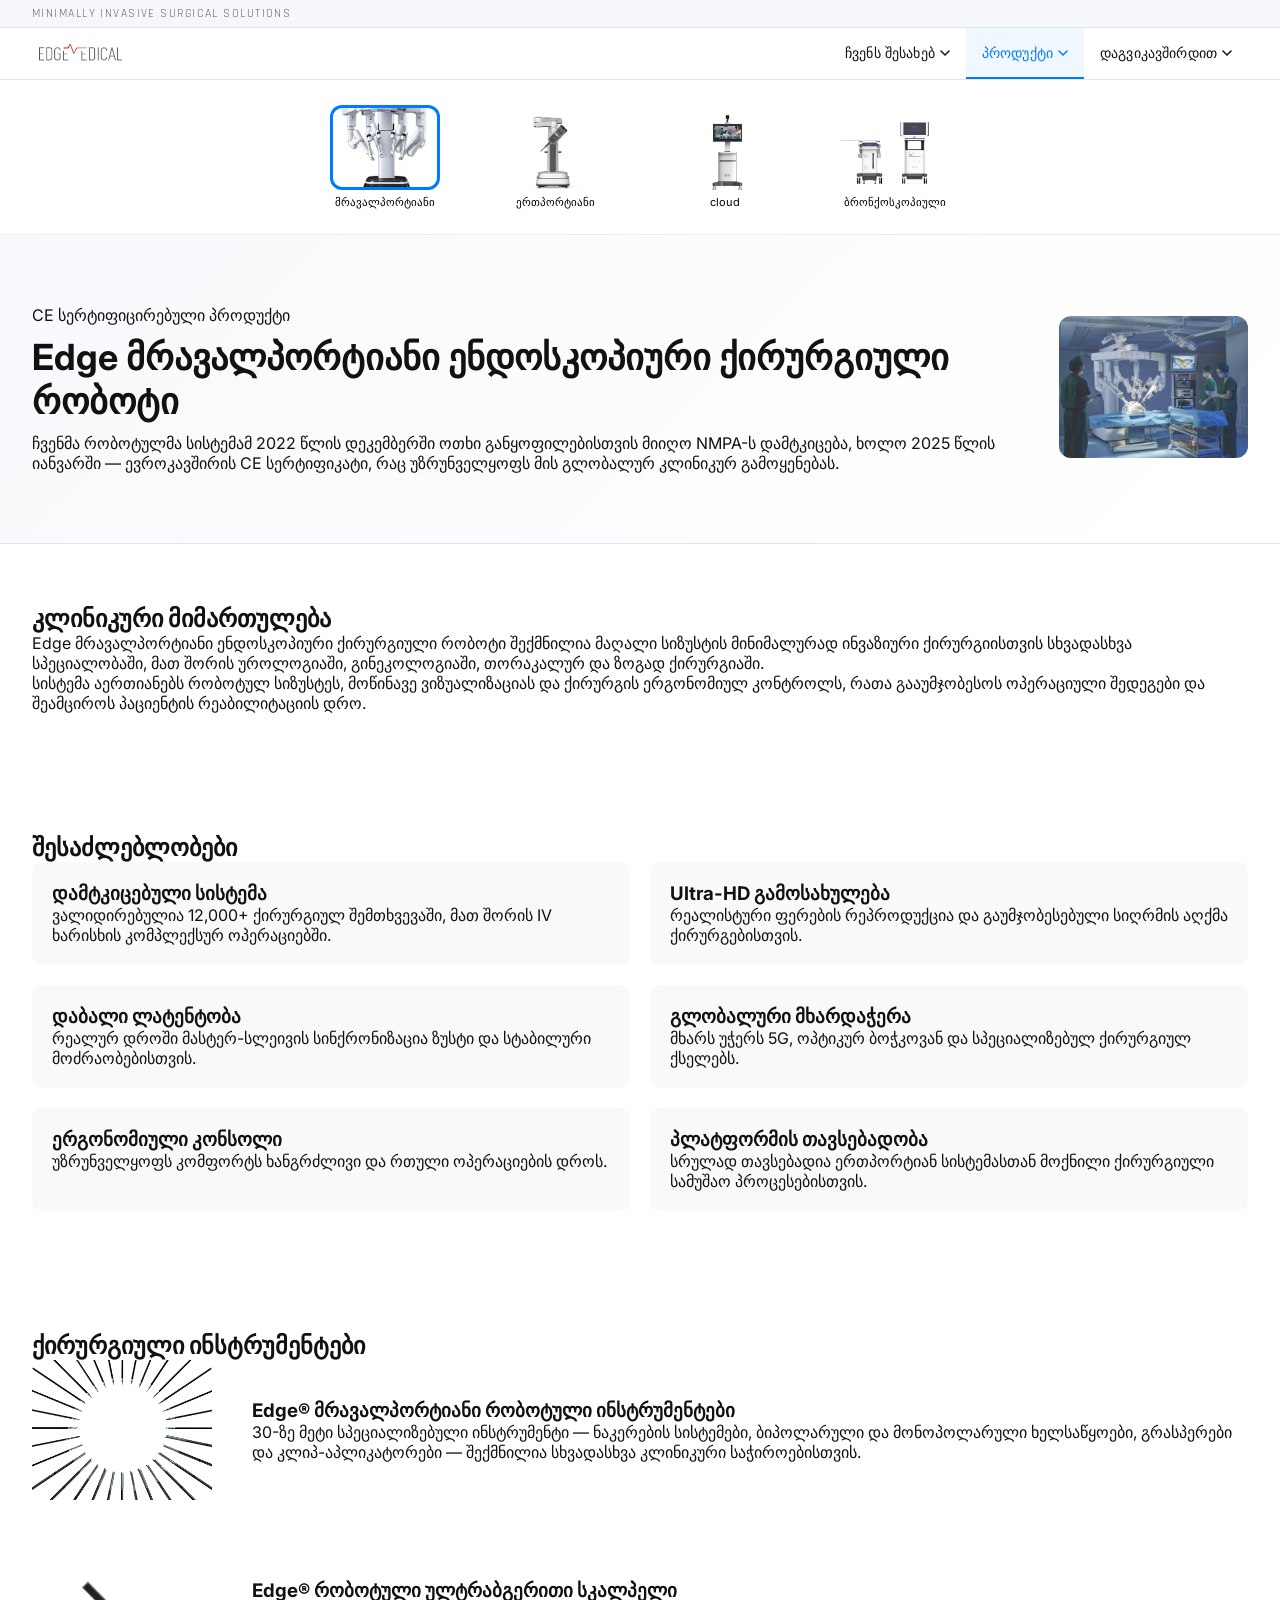
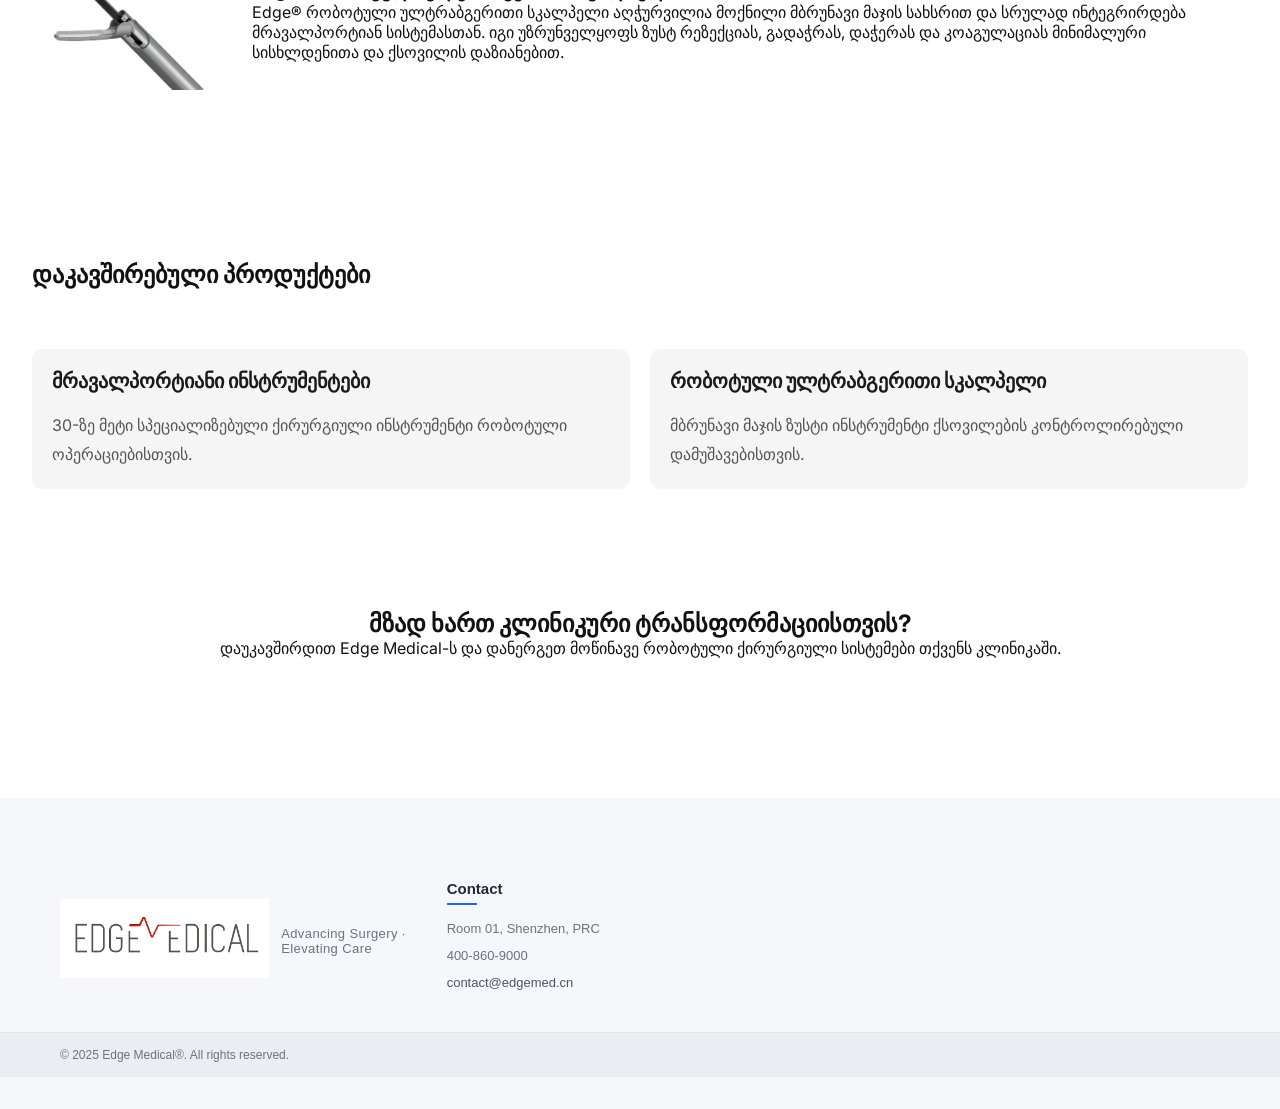
<file: templates/products/multi_port_robot.html>
<!DOCTYPE html>
<html lang="ka">
<head>
  <meta charset="UTF-8">
  <meta name="viewport" content="width=device-width, initial-scale=1.0">
  <title>Edge მრავალპორტიანი ენდოსკოპიური ქირურგიული რობოტი</title>
  <link rel="stylesheet" href="../../static/css/main.css">
  <link rel="preconnect" href="https://fonts.googleapis.com">
  <link href="https://fonts.googleapis.com/css2?family=Rajdhani:wght@400;500;600;700&family=Inter:wght@300;400;500;600&display=swap" rel="stylesheet">
</head>
<body>

<!-- TOPBAR -->
<div class="topbar">
  <div class="topbar-inner">
    <span class="topbar-tagline">Minimally Invasive Surgical Solutions</span>
    <div class="topbar-right"></div>
  </div>
</div>

<!-- NAVBAR -->
<nav class="navbar" id="navbar">
  <div class="nav-inner">

    <a href="../homepage/index.html" class="nav-logo">
      <img src="../../media/Images/logo.png" alt="Edge Medical" class="logo-img">
    </a>

    <button class="nav-hamburger" id="hamburgerBtn" aria-label="Menu" aria-expanded="false">
      <span></span><span></span><span></span>
    </button>

    <ul class="nav-links" id="navLinks">

      <li class="nav-item has-dropdown">
        <a class="nav-link">
          ჩვენს შესახებ
          <svg class="chevron" viewBox="0 0 10 6" width="12" height="8" aria-hidden="true">
            <path d="M1 1l4 4 4-4" stroke="currentColor" stroke-width="1.5" fill="none" stroke-linecap="round"/>
          </svg>
        </a>
        <ul class="dropdown">
          <li><a href="../about/about_edge.html">Edge ის შესახებ</a></li>
          <li><a href="../about/our_culture.html">ჩვენი კულტურა</a></li>
          <li><a href="../about/reward_and_qualification.html">ჯილდოები</a></li>
        </ul>
      </li>

      <li class="nav-item has-dropdown">
        <a class="nav-link">
          პროდუქტი
          <svg class="chevron" viewBox="0 0 10 6" width="12" height="8" aria-hidden="true">
            <path d="M1 1l4 4 4-4" stroke="currentColor" stroke-width="1.5" fill="none" stroke-linecap="round"/>
          </svg>
        </a>
        <ul class="dropdown">
          <li><a href="multi_port_robot.html">მრავალპორტიანი ქირურგიული რობოტი</a></li>
          <li><a href="single_port_robot.html">ერთპორტიანი ქირურგიული რობოტი</a></li>
          <li><a href="bronchoscopic_robot.html">ბრონქოსკოპიური რობოტი</a></li>
          <li><a href="cloud_telesurgery.html">cloud ტელექირურგია</a></li>
        </ul>
      </li>
      <li class="nav-item has-dropdown">
        <a href="#" class="nav-link">
          დაგვიკავშირდით
          <svg class="chevron" viewBox="0 0 10 6" width="12" height="8" aria-hidden="true">
            <path d="M1 1l4 4 4-4" stroke="currentColor" stroke-width="1.5" fill="none" stroke-linecap="round"/>
          </svg>
        </a>
        <ul class="dropdown">
          <li><a> 📞 400-860-9000</a></li>
          <li><a>✉️ contact@edgemed.cn</a></li>
        </ul>
      </li>

    </ul>
  </div>
</nav>

<!-- CONTENT -->
<main class="main-content">

  <section class="product-strip">
    <div class="strip-inner">
      <a href="multi_port_robot.html" class="strip-item active">
        <img src="../../media/Images/multi_port_endoschopic.png" alt="მრავალპორტიანი">
        <span>მრავალპორტიანი</span>
      </a>
      <a href="single_port_robot.html" class="strip-item">
        <img src="../../media/Images/single_port_endoschopic.png" alt="ერთპორტიანი">
        <span>ერთპორტიანი</span>
      </a>
      <a href="cloud_telesurgery.html" class="strip-item">
        <img src="../../media/Images/cloud_telesurgery.png" alt="cloud">
        <span>cloud</span>
      </a>
      <a href="bronchoscopic_robot.html" class="strip-item">
        <img src="../../media/Images/bronchoscopic.png" alt="ბრონქოსკოპიული">
        <span>ბრონქოსკოპიული</span>
      </a>
    </div>
  </section>

  <section class="product-hero">
    <div class="section-inner">
      <div class="hero-box">
        <div class="hero-text">
          <span class="badge">CE სერტიფიცირებული პროდუქტი</span>
          <h1>Edge მრავალპორტიანი ენდოსკოპიური ქირურგიული რობოტი</h1>
          <p>
            ჩვენმა რობოტულმა სისტემამ 2022 წლის დეკემბერში ოთხი განყოფილებისთვის მიიღო NMPA-ს დამტკიცება, ხოლო 2025 წლის იანვარში — ევროკავშირის CE სერტიფიკატი, რაც უზრუნველყოფს მის გლობალურ კლინიკურ გამოყენებას.
          </p>
        </div>
        <div class="hero-image">
          <img src="../../media/Images/multiportimage.jpg" alt="მრავალპორტიანი რობოტი">
        </div>
      </div>
    </div>
  </section>

  <section class="product-summary">
    <div class="section-inner">
      <h2>კლინიკური მიმართულება</h2>
      <p>
        Edge მრავალპორტიანი ენდოსკოპიური ქირურგიული რობოტი შექმნილია მაღალი სიზუსტის მინიმალურად ინვაზიური ქირურგიისთვის სხვადასხვა სპეციალობაში, მათ შორის უროლოგიაში, გინეკოლოგიაში, თორაკალურ და ზოგად ქირურგიაში.
      </p>
      <p>
        სისტემა აერთიანებს რობოტულ სიზუსტეს, მოწინავე ვიზუალიზაციას და ქირურგის ერგონომიულ კონტროლს, რათა გააუმჯობესოს ოპერაციული შედეგები და შეამციროს პაციენტის რეაბილიტაციის დრო.
      </p>
    </div>
  </section>

  <section class="feature-section">
    <div class="section-inner">
      <h2>შესაძლებლობები</h2>
      <div class="feature-grid">
        <div class="feature-card">
          <h3>დამტკიცებული სისტემა</h3>
          <p>ვალიდირებულია 12,000+ ქირურგიულ შემთხვევაში, მათ შორის IV ხარისხის კომპლექსურ ოპერაციებში.</p>
        </div>
        <div class="feature-card">
          <h3>Ultra-HD გამოსახულება</h3>
          <p>რეალისტური ფერების რეპროდუქცია და გაუმჯობესებული სიღრმის აღქმა ქირურგებისთვის.</p>
        </div>
        <div class="feature-card">
          <h3>დაბალი ლატენტობა</h3>
          <p>რეალურ დროში მასტერ-სლეივის სინქრონიზაცია ზუსტი და სტაბილური მოძრაობებისთვის.</p>
        </div>
        <div class="feature-card">
          <h3>გლობალური მხარდაჭერა</h3>
          <p>მხარს უჭერს 5G, ოპტიკურ ბოჭკოვან და სპეციალიზებულ ქირურგიულ ქსელებს.</p>
        </div>
        <div class="feature-card">
          <h3>ერგონომიული კონსოლი</h3>
          <p>უზრუნველყოფს კომფორტს ხანგრძლივი და რთული ოპერაციების დროს.</p>
        </div>
        <div class="feature-card">
          <h3>პლატფორმის თავსებადობა</h3>
          <p>სრულად თავსებადია ერთპორტიან სისტემასთან მოქნილი ქირურგიული სამუშაო პროცესებისთვის.</p>
        </div>
      </div>
    </div>
  </section>

  <section class="instrument-section">
    <div class="section-inner">
      <h2>ქირურგიული ინსტრუმენტები</h2>

      <div class="instrument-row">
        <div class="instrument-carousel">
          <div class="carousel" id="c1">
            <img src="../../media/Images/multiportistrument1.png" class="active" alt="რობოტული ინსტრუმენტი 1">
            <img src="../../media/Images/multiportistrument.png" alt="რობოტული ინსტრუმენტი 2">
          </div>
        </div>
        <div class="instrument-info">
          <h3>Edge® მრავალპორტიანი რობოტული ინსტრუმენტები</h3>
          <p>
            30-ზე მეტი სპეციალიზებული ინსტრუმენტი — ნაკერების სისტემები, ბიპოლარული და მონოპოლარული ხელსაწყოები, გრასპერები და კლიპ-აპლიკატორები — შექმნილია სხვადასხვა კლინიკური საჭიროებისთვის.
          </p>
        </div>
      </div>

      <div class="instrument-row reverse">
        <div class="instrument-info">
          <h3>Edge® რობოტული ულტრაბგერითი სკალპელი</h3>
          <p>
            Edge® რობოტული ულტრაბგერითი სკალპელი აღჭურვილია მოქნილი მბრუნავი მაჯის სახსრით და სრულად ინტეგრირდება მრავალპორტიან სისტემასთან. იგი უზრუნველყოფს ზუსტ რეზექციას, გადაჭრას, დაჭერას და კოაგულაციას მინიმალური სისხლდენითა და ქსოვილის დაზიანებით.
          </p>
        </div>
        <div class="instrument-carousel">
          <div class="carousel" id="c2">
            <img src="../../media/Images/scalpel2.png" class="active" alt="ულტრაბგერითი სკალპელი 1">
            <img src="../../media/Images/scalpel1.png" alt="ულტრაბგერითი სკალპელი 2">
          </div>
        </div>
      </div>

    </div>
  </section>

  <section class="related-section">
    <div class="section-inner">
      <h2>დაკავშირებული პროდუქტები</h2>
      <div class="related-grid">
        <div class="related-card">
          <h3>მრავალპორტიანი ინსტრუმენტები</h3>
          <p>30-ზე მეტი სპეციალიზებული ქირურგიული ინსტრუმენტი რობოტული ოპერაციებისთვის.</p>
        </div>
        <div class="related-card">
          <h3>რობოტული ულტრაბგერითი სკალპელი</h3>
          <p>მბრუნავი მაჯის ზუსტი ინსტრუმენტი ქსოვილების კონტროლირებული დამუშავებისთვის.</p>
        </div>
      </div>
    </div>
  </section>

  <section class="cta-section">
    <div class="section-inner">
      <h2>მზად ხართ კლინიკური ტრანსფორმაციისთვის?</h2>
      <p>
        დაუკავშირდით Edge Medical-ს და დანერგეთ მოწინავე რობოტული ქირურგიული სისტემები თქვენს კლინიკაში.
      </p>
    </div>
  </section>

</main>

<!-- FOOTER -->
<footer class="footer">
  <div class="footer-main">
    <div class="footer-inner">
      <div class="footer-brand">
        <a href="../homepage/index.html">
          <img src="../../media/Images/logo.png" alt="Edge Medical" class="footer-logo-img">
        </a>
        <p class="footer-tagline">Advancing Surgery · Elevating Care</p>
      </div>
      <div class="footer-col">
        <h4 class="footer-heading">Contact</h4>
        <ul class="footer-list">
          <li>Room 01, Shenzhen, PRC</li>
          <li>400-860-9000</li>
          <li><a href="mailto:contact@edgemed.cn">contact@edgemed.cn</a></li>
        </ul>
      </div>
    </div>
  </div>
  <div class="footer-bottom">
    <div class="footer-bottom-inner">
      <span>© 2025 Edge Medical®. All rights reserved.</span>
    </div>
  </div>
</footer>

<script src="../../static/js/main.js"></script>

<script>
function carousel(id, speed=2500) {
    const el = document.getElementById(id);
    const imgs = el.querySelectorAll("img");
    let i = 0;
    setInterval(() => {
        imgs[i].classList.remove("active");
        i = (i + 1) % imgs.length;
        imgs[i].classList.add("active");
    }, speed);
}

document.addEventListener("DOMContentLoaded", () => {
    carousel("c1");
    carousel("c2");
});
</script>

<style>

/* ── PRODUCT STRIP (matches single_port_robot.html) ── */
.product-strip {
    padding: 25px 0;
    border-bottom: 1px solid #eee;
}

.strip-inner {
    display: flex;
    justify-content: center;
    gap: 30px;
    flex-wrap: wrap;
}

.strip-item {
    display: flex;
    flex-direction: column;
    align-items: center;
    width: 140px;
    text-decoration: none;
    color: #000;
}

.strip-item img {
    width: 110px;
    height: 85px;
    object-fit: cover;
    border-radius: 12px;
}

.strip-item span {
    font-size: 11px;
    margin-top: 5px;
}

.strip-item.active img {
    border: 3px solid #007bff;
}

/* ── PAGE SECTIONS ── */
.product-hero {
    padding: 70px 0;
}

.hero-box {
    display: flex;
    justify-content: space-between;
    align-items: center;
    gap: 40px;
}

.hero-text h1 {
    font-size: 36px;
    margin: 10px 0;
}

.hero-image img {
    width: 340px;
    border-radius: 12px;
}

.product-summary {
    padding: 60px 0;
}

.feature-section {
    padding: 60px 0;
}

.feature-grid {
    display: grid;
    grid-template-columns: repeat(2, 1fr);
    gap: 20px;
}

.feature-card {
    padding: 20px;
    background: #f9f9f9;
    border-radius: 10px;
}

.instrument-section {
    padding: 60px 0;
}

.instrument-row {
    display: flex;
    gap: 40px;
    align-items: center;
    margin-bottom: 50px;
}

.instrument-row.reverse {
    flex-direction: row-reverse;
}

.carousel {
    width: 180px;
    height: 140px;
    overflow: hidden;
    border-radius: 12px;
    position: relative;
}

.carousel img {
    position: absolute;
    top: 0;
    left: 0;
    width: 100%;
    height: 100%;
    object-fit: cover;
    opacity: 0;
    transition: opacity 0.8s ease-in-out;
}

.carousel img.active {
    opacity: 1;
}

.related-section {
    padding: 60px 0;
}

.related-grid {
    display: grid;
    grid-template-columns: repeat(2, 1fr);
    gap: 20px;
}

.related-card {
    padding: 20px;
    background: #f5f5f5;
    border-radius: 10px;
}

.cta-section {
    padding: 60px 0;
    text-align: center;
}

/* ── RESPONSIVE ── */
@media (max-width: 768px) {
    .strip-item {
        width: 110px;
    }
    .strip-item img {
        width: 85px;
        height: 65px;
    }
    .hero-box {
        flex-direction: column;
        text-align: center;
    }
    .hero-image img {
        width: 220px;
    }
    .feature-grid,
    .related-grid {
        grid-template-columns: 1fr;
    }
    .instrument-row,
    .instrument-row.reverse {
        flex-direction: column;
        text-align: center;
    }
    .carousel {
        width: 150px;
        height: 120px;
    }
}
</style>

</body>
</html>
</file>
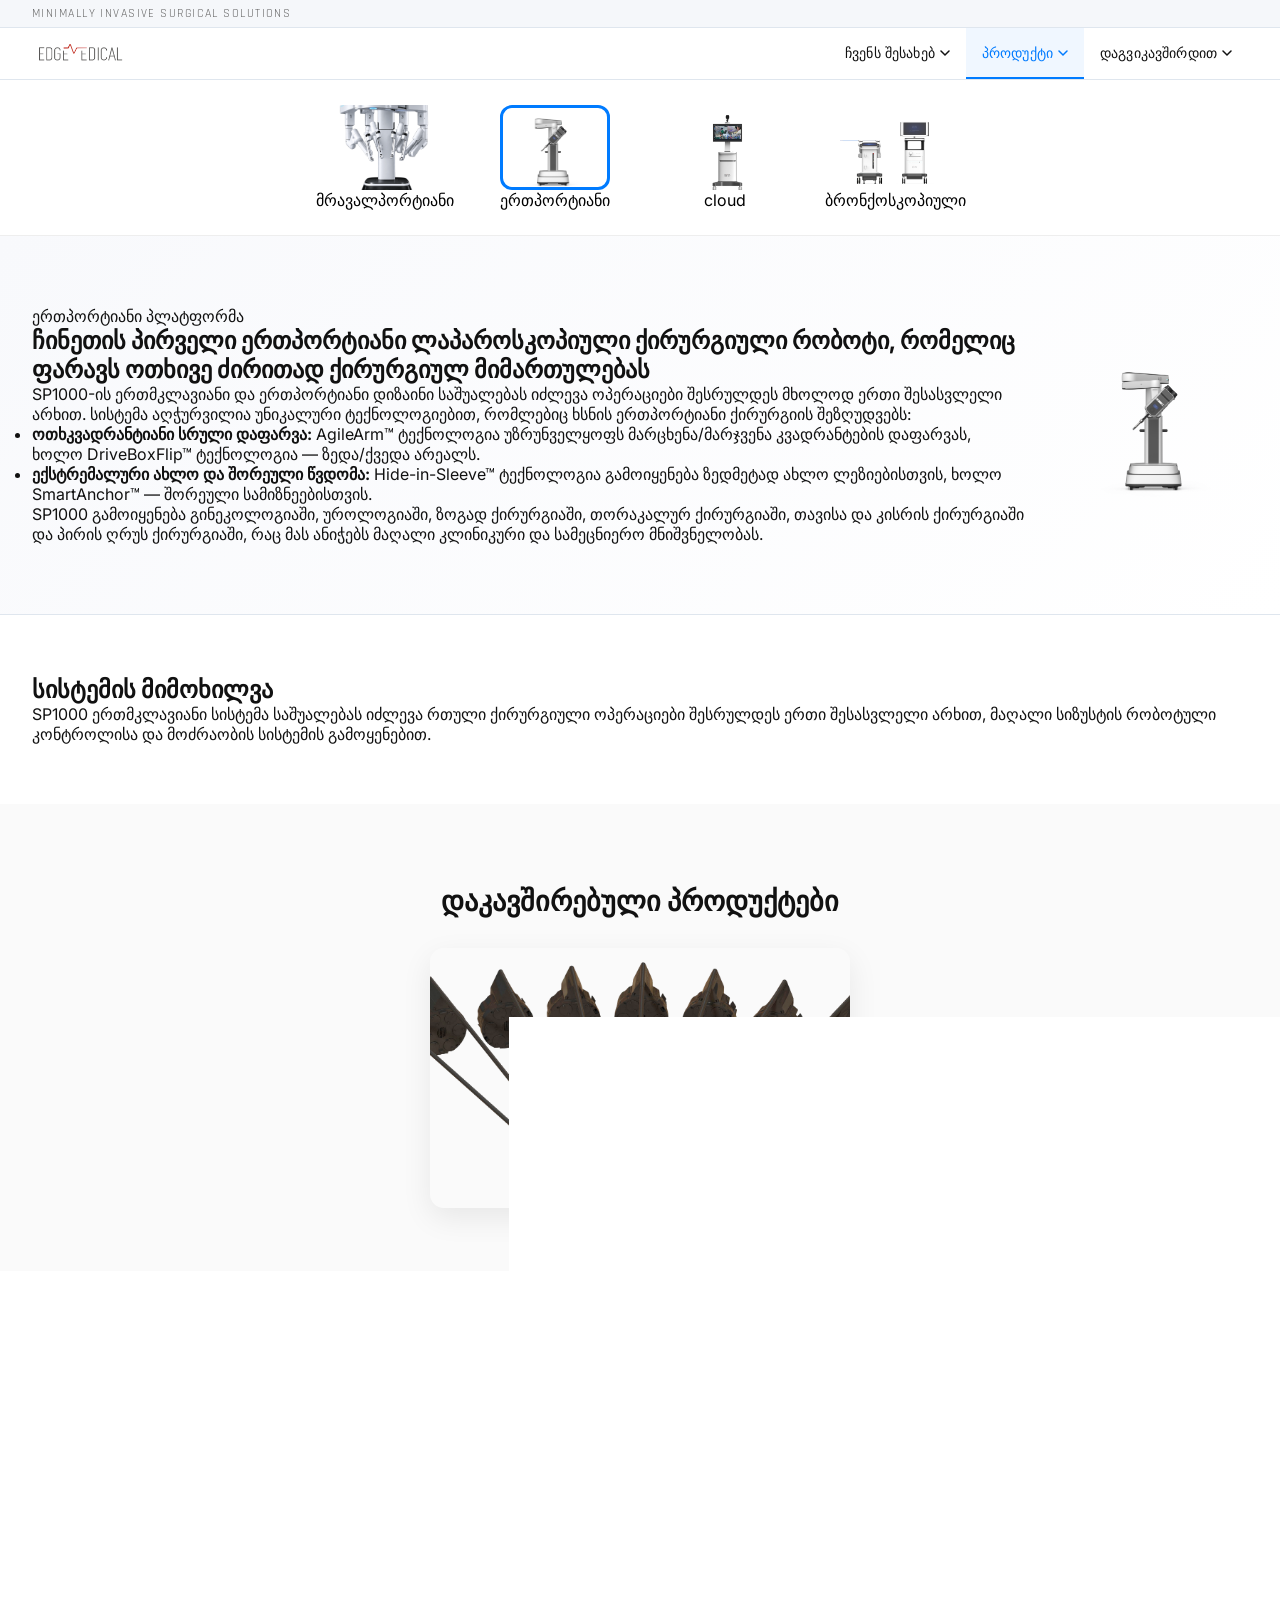
<file: templates/products/single_port_robot.html>
<!DOCTYPE html>
<html lang="ka">
<head>
  <meta charset="UTF-8">
  <meta name="viewport" content="width=device-width, initial-scale=1.0">
  <title>Edge SP1000 ერთპორტიანი ქირურგიული რობოტი</title>
  <link rel="stylesheet" href="../../static/css/main.css">
  <link rel="preconnect" href="https://fonts.googleapis.com">
  <link href="https://fonts.googleapis.com/css2?family=Rajdhani:wght@400;500;600;700&family=Inter:wght@300;400;500;600&display=swap" rel="stylesheet">
</head>
<body>

<!-- TOPBAR -->
<div class="topbar">
  <div class="topbar-inner">
    <span class="topbar-tagline">Minimally Invasive Surgical Solutions</span>
    <div class="topbar-right"></div>
  </div>
</div>

<!-- NAVBAR -->
<nav class="navbar" id="navbar">
  <div class="nav-inner">

    <a href="../homepage/index.html" class="nav-logo">
      <img src="../../media/Images/logo.png" alt="Edge Medical" class="logo-img">
    </a>

    <button class="nav-hamburger" id="hamburgerBtn" aria-label="Menu" aria-expanded="false">
      <span></span><span></span><span></span>
    </button>

    <ul class="nav-links" id="navLinks">

      <li class="nav-item has-dropdown">
        <a  class="nav-link">
          ჩვენს შესახებ
          <svg class="chevron" viewBox="0 0 10 6" width="12" height="8" aria-hidden="true">
            <path d="M1 1l4 4 4-4" stroke="currentColor" stroke-width="1.5" fill="none" stroke-linecap="round"/>
          </svg>
        </a>
        <ul class="dropdown">
          <li><a href="../about/about_edge.html">Edge ის შესახებ</a></li>
          <li><a href="../about/our_culture.html">ჩვენი კულტურა</a></li>
          <li><a href="../about/reward_and_qualification.html">ჯილდოები</a></li>
        </ul>
      </li>

      <li class="nav-item has-dropdown">
        <a  class="nav-link">
          პროდუქტი
          <svg class="chevron" viewBox="0 0 10 6" width="12" height="8" aria-hidden="true">
            <path d="M1 1l4 4 4-4" stroke="currentColor" stroke-width="1.5" fill="none" stroke-linecap="round"/>
          </svg>
        </a>
        <ul class="dropdown">
          <li><a href="multi_port_robot.html">მრავალპორტიანი ქირურგიული რობოტი</a></li>
          <li><a href="single_port_robot.html">ერთპორტიანი ქირურგიული რობოტი</a></li>
          <li><a href="bronchoscopic_robot.html">ბრონქოსკოპიური რობოტი</a></li>
          <li><a href="cloud_telesurgery.html">cloud ტელექირურგია</a></li>
        </ul>
      </li>

      <li class="nav-item has-dropdown">
        <a href="#" class="nav-link">
          დაგვიკავშირდით
          <svg class="chevron" viewBox="0 0 10 6" width="12" height="8" aria-hidden="true">
            <path d="M1 1l4 4 4-4" stroke="currentColor" stroke-width="1.5" fill="none" stroke-linecap="round"/>
          </svg>
        </a>
        <ul class="dropdown">
          <li><a> 📞 400-860-9000</a></li>
          <li><a>✉️ contact@edgemed.cn</a></li>
        </ul>
      </li>

    </ul>
  </div>
</nav>

<!-- CONTENT -->
<main class="main-content">

  <section class="product-strip">
    <div class="strip-inner">
      <a href="multi_port_robot.html" class="strip-item">
        <img src="../../media/Images/multi_port_endoschopic.png" alt="მრავალპორტიანი">
        <span>მრავალპორტიანი</span>
      </a>
      <a href="single_port_robot.html" class="strip-item active">
        <img src="../../media/Images/single_port_endoschopic.png" alt="ერთპორტიანი">
        <span>ერთპორტიანი</span>
      </a>
      <a href="cloud_telesurgery.html" class="strip-item">
        <img src="../../media/Images/cloud_telesurgery.png" alt="cloud">
        <span>cloud</span>
      </a>
      <a href="bronchoscopic_robot.html" class="strip-item">
        <img src="../../media/Images/bronchoscopic.png" alt="ბრონქოსკოპიული">
        <span>ბრონქოსკოპიული</span>
      </a>
    </div>
  </section>

  <section class="product-hero">
    <div class="section-inner">
      <div class="hero-box">
        <div class="hero-text">
          <span class="badge">ერთპორტიანი პლატფორმა</span>
          <h1>ჩინეთის პირველი ერთპორტიანი ლაპაროსკოპიული ქირურგიული რობოტი, რომელიც ფარავს ოთხივე ძირითად ქირურგიულ მიმართულებას</h1>
          <p>
            SP1000-ის ერთმკლავიანი და ერთპორტიანი დიზაინი საშუალებას იძლევა ოპერაციები შესრულდეს მხოლოდ ერთი შესასვლელი არხით. სისტემა აღჭურვილია უნიკალური ტექნოლოგიებით, რომლებიც ხსნის ერთპორტიანი ქირურგიის შეზღუდვებს:
          </p>
          <ul>
            <li><strong>ოთხკვადრანტიანი სრული დაფარვა:</strong> AgileArm™ ტექნოლოგია უზრუნველყოფს მარცხენა/მარჯვენა კვადრანტების დაფარვას, ხოლო DriveBoxFlip™ ტექნოლოგია — ზედა/ქვედა არეალს.</li>
            <li><strong>ექსტრემალური ახლო და შორეული წვდომა:</strong> Hide-in-Sleeve™ ტექნოლოგია გამოიყენება ზედმეტად ახლო ლეზიებისთვის, ხოლო SmartAnchor™ — შორეული სამიზნეებისთვის.</li>
          </ul>
          <p>
            SP1000 გამოიყენება გინეკოლოგიაში, უროლოგიაში, ზოგად ქირურგიაში, თორაკალურ ქირურგიაში, თავისა და კისრის ქირურგიაში და პირის ღრუს ქირურგიაში, რაც მას ანიჭებს მაღალი კლინიკური და სამეცნიერო მნიშვნელობას.
          </p>
        </div>
        <div class="hero-image">
          <img src="../../media/Images/single_port_endoschopic.png" alt="SP1000 ერთპორტიანი რობოტი">
        </div>
      </div>
    </div>
  </section>

  <section class="product-summary">
    <div class="section-inner">
      <h2>სისტემის მიმოხილვა</h2>
      <p>
        SP1000 ერთმკლავიანი სისტემა საშუალებას იძლევა რთული ქირურგიული ოპერაციები შესრულდეს ერთი შესასვლელი არხით, მაღალი სიზუსტის რობოტული კონტროლისა და მოძრაობის სისტემის გამოყენებით.
      </p>
    </div>
  </section>

  <section class="related-slider-section">
    <div class="section-inner">
      <h2 class="related-title">დაკავშირებული პროდუქტები</h2>
      <div class="related-carousel-wrapper">
        <div class="related-carousel" id="relatedCarousel">
          <img src="../../media/Images/singleport1.png" class="active" alt="ერთპორტიანი სისტემა 1">
          <img src="../../media/Images/singleport2.png" alt="ერთპორტიანი სისტემა 2">
        </div>
      </div>
      <div class="related-dots">
        <span class="dot active"></span>
        <span class="dot"></span>
      </div>
    </div>
  </section>

  <section class="related-info-section">
    <div class="section-inner">
      <div class="related-info-box">
        <p>
          SP1000-ისთვის შექმნილი SuperArm სერიის ერთპორტიანი ინსტრუმენტები მნიშვნელოვნად ზრდის სისტემის შესაძლებლობებს რთული ოპერაციების შესრულებაში:
        </p>
        <ul>
          <li><strong>გაფართოებული ცენტრალური სამუშაო ზონა:</strong> ოპერაციული სივრცე მნიშვნელოვნად გაზრდილია, რაც უზრუნველყოფს რთული მანიპულაციების კომფორტულ შესრულებას.</li>
          <li><strong>უკიდურესად ზუსტი წვერის კონტროლი:</strong> მოძრაობის მაღალი სიზუსტე საშუალებას იძლევა ქირურგებმა მიაღწიონ სუბმილიმეტრულ სიზუსტეს.</li>
          <li><strong>გაზრდილი სიმტკიცე და ტვირთამწეობა:</strong> გაუმჯობესებული მექანიკური სტაბილურობა რთული ქსოვილების მანიპულაციისთვის.</li>
          <li><strong>შემცირებული მოძრაობის რადიუსი:</strong> ვიწრო სივრცეებში უფრო მარტივი და ზუსტი ოპერირება.</li>
        </ul>
      </div>
    </div>
  </section>

  <section class="cta-section">
    <div class="section-inner">
      <h2>ერთპორტიანი ქირურგიის ტრანსფორმაცია</h2>
      <p>
        განიცადეთ ახალი თაობის მინიმალურად ინვაზიური ქირურგია SP1000-ის რობოტული სიზუსტით.
      </p>
    </div>
  </section>

</main>

<!-- FOOTER -->
<footer class="footer">
  <div class="footer-main">
    <div class="footer-inner">
      <div class="footer-brand">
        <a href="../homepage/index.html">
          <img src="../../media/Images/logo.png" alt="Edge Medical" class="footer-logo-img">
        </a>
        <p class="footer-tagline">Advancing Surgery · Elevating Care</p>
      </div>
      <div class="footer-col">
        <h4 class="footer-heading">Contact</h4>
        <ul class="footer-list">
          <li>Room 01, Shenzhen, PRC</li>
          <li>400-860-9000</li>
          <li><a href="mailto:contact@edgemed.cn">contact@edgemed.cn</a></li>
        </ul>
      </div>
    </div>
  </div>
  <div class="footer-bottom">
    <div class="footer-bottom-inner">
      <span>© 2025 Edge Medical®. All rights reserved.</span>
    </div>
  </div>
</footer>

<script src="../../static/js/main.js"></script>

</body>
</html>


<script>

document.addEventListener("DOMContentLoaded", function () {

    const images = document.querySelectorAll("#relatedCarousel img");
    const dots = document.querySelectorAll(".related-dots .dot");

    let index = 0;

    function showSlide(i){

        images[index].classList.remove("active");
        dots[index].classList.remove("active");

        index = (i + images.length) % images.length;

        images[index].classList.add("active");
        dots[index].classList.add("active");
    }

    dots.forEach((dot, i)=>{
        dot.addEventListener("click", ()=> showSlide(i));
    });

    setInterval(()=> showSlide(index + 1), 3500);

});

</script>

<style>

.product-strip{
    padding:25px 0;
    border-bottom:1px solid #eee;
}

.strip-inner{
    display:flex;
    justify-content:center;
    gap:30px;
    flex-wrap:wrap;
}

.strip-item{
    display:flex;
    flex-direction:column;
    align-items:center;
    width:140px;
    text-decoration:none;
    color:#000;
}

.strip-item img{
    width:110px;
    height:85px;
    object-fit:cover;
    border-radius:12px;
}

.strip-item.active img{
    border:3px solid #007bff;
}

.product-hero{
    padding:70px 0;
}

.hero-box{
    display:flex;
    justify-content:space-between;
    align-items:center;
    gap:40px;
}

.hero-image img{
    width:340px;
    border-radius:12px;
}

.product-summary{
    padding:60px 0;
}

.related-slider-section{
    padding:80px 0;
    background:#fafafa;
}

.related-title{
    text-align:center;
    font-size:28px;
    margin-bottom:30px;
}

.related-carousel-wrapper{
    display:flex;
    justify-content:center;
}

.related-carousel{
    width:420px;
    height:260px;
    position:relative;
    border-radius:14px;
    overflow:hidden;
    box-shadow:0 10px 30px rgba(0,0,0,0.08);
}

.related-carousel img{
    position:absolute;
    width:100%;
    height:100%;
    object-fit:cover;
    opacity:0;
    transition:opacity 0.8s ease-in-out;
}

.related-carousel img.active{
    opacity:1;
}

.related-dots{
    display:flex;
    justify-content:center;
    gap:10px;
    margin-top:20px;
}

.related-dots .dot{
    width:10px;
    height:10px;
    border-radius:50%;
    background:#ccc;
    cursor:pointer;
}

.related-dots .dot.active{
    background:#007bff;
    transform:scale(1.2);
}

.related-info-section{
    padding:60px 0;
}

.related-info-box{
    max-width:900px;
    margin:0 auto;
    background:#fff;
    padding:25px;
    border-radius:12px;
    box-shadow:0 10px 25px rgba(0,0,0,0.05);
}

.related-info-box p{
    font-size:15px;
    margin-bottom:15px;
}

.related-info-box ul{
    padding-left:20px;
}

.related-info-box li{
    margin-bottom:10px;
}

.cta-section{
    padding:70px 0;
    text-align:center;
}

.cta-btn{
    padding:14px 26px;
    background:#000;
    color:#fff;
    border-radius:10px;
    display:inline-block;
}

@media(max-width:768px){

.hero-box{
    flex-direction:column;
    text-align:center;
}

.hero-image img{
    width:240px;
}

.strip-item{
    width:110px;
}

.strip-item img{
    width:85px;
    height:65px;
}

.related-carousel{
    width:320px;
    height:200px;
}

}

</style>

{% endblock %}
</file>
<file: static/css/main.css>
/* ═══════════════════════════════════════════
   EDGE MEDICAL — main.css (cleaned)
═══════════════════════════════════════════ */

/* ─── VARIABLES ──────────────────────────── */
:root {
  --white: #ffffff;
  --off-white: #f8f9fc;
  --black: #1a1a1a;
  --nav-height: 52px;
  --nav-height-mobile: 78px;
  --topbar-height: 28px;
  --accent: #007bff;
  --accent-dark: #0056b3;
  --text-dark: #111;
  --text-mid: #555;
  --text-light: #888;
  --border: #dfe6ee;
  --dropdown-shadow: 0 8px 32px rgba(0,0,0,0.08);
  --font-display: 'Rajdhani', sans-serif;
  --font-body: 'Inter', sans-serif;
  --transition: 0.22s cubic-bezier(.4,0,.2,1);

  /* previously undefined (used by policy / page-hero styles) */
  --dark: #0f1b2d;
  --mid: #16304f;
  --accent2: #3395ff;
  --light-bg: #f5f7fa;
  --muted: #5b6b7b;
  --text: #1f2d3d;
  --radius: 10px;
}

/* ─── RESET / BASE ───────────────────────── */
*, *::before, *::after {
  box-sizing: border-box;
  margin: 0;
  padding: 0;
}

html {
  font-size: 16px;
  scroll-behavior: smooth;
}

[id] {
  scroll-margin-top: calc(var(--topbar-height) + var(--nav-height) + 16px);
}

body {
  font-family: var(--font-body);
  color: var(--text-dark);
  background: var(--white);
  padding-top: calc(var(--topbar-height) + var(--nav-height));
  animation: pageIn 0.28s ease both;
}

@keyframes pageIn {
  from { opacity: 0; }
  to   { opacity: 1; }
}

@media (prefers-reduced-motion: reduce) {
  html { scroll-behavior: auto; }
  body { animation: none; }
  *, *::before, *::after { animation-duration: 0.01ms !important; transition-duration: 0.01ms !important; }
}

img { max-width: 100%; }

.main-content { min-height: 60vh; }

/* ─── TOPBAR ─────────────────────────────── */
.topbar {
  position: fixed;
  top: 0; left: 0; right: 0;
  height: var(--topbar-height);
  background: #f5f7fa;
  border-bottom: 1px solid var(--border);
  z-index: 1000;
  display: flex;
  align-items: center;
}

.topbar-inner {
  width: 100%;
  max-width: 1400px;
  margin: 0 auto;
  padding: 0 32px;
  display: flex;
  align-items: center;
  justify-content: space-between;
}

.topbar-tagline {
  font-family: var(--font-display);
  font-size: 12px;
  letter-spacing: 0.12em;
  color: #666;
  text-transform: uppercase;
}

.topbar-right { display: flex; align-items: center; gap: 8px; }

.topbar-lang {
  font-size: 12px;
  font-weight: 500;
  color: #777;
  text-decoration: none;
  letter-spacing: 0.05em;
  transition: color var(--transition);
}
.topbar-lang.active,
.topbar-lang:hover { color: var(--accent); }

.topbar-divider { color: #bbb; font-size: 11px; }

/* ─── NAVBAR ─────────────────────────────── */
.navbar {
  position: fixed;
  top: var(--topbar-height);
  left: 0; right: 0;
  height: var(--nav-height);
  background: var(--white);
  border-bottom: 1px solid var(--border);
  z-index: 999;
  transition: box-shadow var(--transition);
}
.navbar.scrolled { box-shadow: 0 4px 24px rgba(0,0,0,0.06); }

.nav-inner {
  height: 100%;
  max-width: 1400px;
  margin: 0 auto;
  padding: 0 32px;
  display: flex;
  align-items: center;
  justify-content: space-between;
  gap: 24px;
}

.nav-logo {
  font-family: var(--font-display);
  font-size: 22px;
  font-weight: 700;
  text-decoration: none;
  letter-spacing: 0.04em;
  display: flex;
  align-items: baseline;
  gap: 1px;
  flex-shrink: 0;
}

.logo-img { height: 36px; width: auto; }
.logo-edge, .logo-medical { color: var(--black); }
.logo-slash { color: var(--accent); font-size: 28px; line-height: 1; margin: 0 1px; }

.nav-links {
  list-style: none;
  display: flex;
  align-items: center;
  gap: 0;
  height: 100%;
}

.nav-item {
  position: relative;
  height: 100%;
  display: flex;
  align-items: center;
}

.nav-link {
  display: flex;
  align-items: center;
  gap: 5px;
  padding: 0 16px;
  height: 100%;
  font-family: var(--font-body);
  font-size: 14px;
  font-weight: 500;
  color: var(--text-dark);
  text-decoration: none;
  white-space: nowrap;
  letter-spacing: 0.01em;
  border-bottom: 2.5px solid transparent;
  transition: color var(--transition), background var(--transition), border-color var(--transition);
}

.nav-link:hover,
.nav-item.active > .nav-link {
  color: var(--accent);
  border-bottom-color: var(--accent);
  background: rgba(0,123,255,0.06);
}

.chevron {
  width: 10px;
  height: 10px;
  stroke: currentColor;
  transition: transform var(--transition);
  flex-shrink: 0;
}
.nav-item.has-dropdown:hover .chevron { transform: rotate(180deg); }

.dropdown {
  position: absolute;
  top: 100%;
  left: 0;
  min-width: 240px;
  background: var(--white);
  border-top: 2.5px solid var(--accent);
  box-shadow: var(--dropdown-shadow);
  list-style: none;
  opacity: 0;
  pointer-events: none;
  transform: translateY(8px);
  transition: opacity var(--transition), transform var(--transition);
  z-index: 100;
}
.nav-item.has-dropdown:hover .dropdown {
  opacity: 1;
  pointer-events: all;
  transform: translateY(0);
}

.dropdown li a {
  display: block;
  padding: 13px 20px;
  font-size: 13.5px;
  font-weight: 400;
  color: var(--text-mid);
  text-decoration: none;
  border-left: 3px solid transparent;
  transition: color var(--transition), background var(--transition), border-color var(--transition);
}
.dropdown li a:hover {
  color: var(--accent);
  background: #eef5ff;
  border-left-color: var(--accent);
}

.nav-icon-btn {
  background: none;
  border: none;
  cursor: pointer;
  padding: 8px;
  display: flex;
  align-items: center;
  color: var(--text-dark);
  transition: color var(--transition);
}
.nav-icon-btn:hover { color: var(--accent); }
.nav-icon-btn svg { width: 20px; height: 20px; }

.nav-hamburger {
  display: none;
  flex-direction: column;
  gap: 5px;
  background: none;
  border: none;
  cursor: pointer;
  padding: 4px;
}
.nav-hamburger span {
  display: block;
  width: 24px;
  height: 2px;
  background: var(--text-dark);
  border-radius: 2px;
  transition: all var(--transition);
}

@media (max-width: 1024px) {
  .nav-link { padding: 0 10px; font-size: 13px; }
}

/* ─── MOBILE NAVBAR (single definition) ──── */
@media (max-width: 768px) {
  body { padding-top: calc(var(--topbar-height) + var(--nav-height-mobile)); }

  .navbar {
    height: var(--nav-height-mobile);
    background: #fff;
    border-bottom: 1px solid rgba(0,0,0,0.06);
  }
  .nav-inner { padding: 0 18px; }
  .logo-img { height: 42px; width: auto; object-fit: contain; }

  .nav-hamburger {
    width: 44px;
    height: 44px;
    display: flex;
    justify-content: center;
    gap: 6px;
    padding: 0;
    z-index: 1001;
  }
  .nav-hamburger span { width: 26px; background: #111; border-radius: 999px; }
  .nav-hamburger.active span:nth-child(1) { transform: translateY(8px) rotate(45deg); }
  .nav-hamburger.active span:nth-child(2) { opacity: 0; }
  .nav-hamburger.active span:nth-child(3) { transform: translateY(-8px) rotate(-45deg); }

  .nav-links {
    position: fixed;
    top: calc(var(--topbar-height) + var(--nav-height-mobile));
    left: 0;
    width: 100%;
    height: calc(100vh - var(--topbar-height) - var(--nav-height-mobile));
    height: calc(100dvh - var(--topbar-height) - var(--nav-height-mobile));
    background: #fff;
    flex-direction: column;
    align-items: stretch;
    overflow-y: auto;
    padding: 12px 0 40px;
    transform: translateX(100%);
    visibility: hidden;
    transition: transform 0.35s ease, visibility 0s linear 0.35s;
    z-index: 999;
  }
  .nav-links.open {
    transform: translateX(0);
    visibility: visible;
    transition: transform 0.35s ease;
  }

  .nav-item {
    width: 100%;
    height: auto;
    flex-direction: column;
    align-items: stretch;
    border-bottom: 1px solid #ececec;
  }

  .nav-link {
    min-height: 64px;
    justify-content: space-between;
    padding: 0 22px;
    font-size: 16px;
    font-weight: 600;
    color: #111;
    border-bottom: none;
  }

  .nav-item.open .chevron { transform: rotate(180deg); }

  .dropdown {
    display: none;
    position: static;
    opacity: 1;
    transform: none;
    pointer-events: auto;
    background: #f8f9fb;
    border-top: none;
    border-left: 3px solid var(--accent);
    box-shadow: none;
    padding: 6px 0;
  }
  .nav-item.open .dropdown { display: block; }
  .dropdown li { list-style: none; }
  .dropdown li a {
    padding: 14px 24px 14px 32px;
    color: #444;
    font-size: 14px;
    line-height: 1.5;
  }
  .dropdown li a:hover { background: rgba(0,0,0,0.03); }

  .nav-overlay {
    position: fixed;
    inset: 0;
    background: rgba(0,0,0,0.45);
    opacity: 0;
    visibility: hidden;
    transition: 0.3s ease;
    z-index: 998;
  }
  .nav-overlay.active { opacity: 1; visibility: visible; }

  body.menu-open { overflow: hidden; }
}

/* ─── SHARED SECTION UTILITIES ───────────── */
.section-inner {
  max-width: 1400px;
  margin: 0 auto;
  padding: 0 32px;
}

.section-header { text-align: center; margin-bottom: 56px; }

.section-label {
  display: inline-block;
  font-size: 12px;
  font-weight: 600;
  letter-spacing: 0.15em;
  text-transform: uppercase;
  color: var(--accent);
  margin-bottom: 12px;
}

.section-title {
  font-family: var(--font-display);
  font-size: clamp(28px, 4vw, 42px);
  font-weight: 700;
  color: var(--black);
  line-height: 1.15;
  margin-bottom: 16px;
}

.section-sub {
  font-size: 16px;
  color: var(--text-light);
  max-width: 560px;
  margin: 0 auto;
  line-height: 1.7;
}

/* ─── BUTTONS ────────────────────────────── */
.btn {
  display: inline-flex;
  align-items: center;
  gap: 8px;
  padding: 13px 28px;
  font-size: 14px;
  font-weight: 600;
  font-family: var(--font-body);
  letter-spacing: 0.03em;
  text-decoration: none;
  border-radius: 2px;
  cursor: pointer;
  border: 2px solid transparent;
  transition: background 0.22s ease, border-color 0.22s ease, transform 0.22s ease, box-shadow 0.22s ease;
}

.btn-primary { background: var(--accent); color: var(--white); border-color: var(--accent); }
.btn-primary:hover {
  background: var(--accent-dark);
  border-color: var(--accent-dark);
  transform: translateY(-1px);
  box-shadow: 0 6px 20px rgba(0,123,255,0.25);
}

.btn-ghost { background: transparent; color: var(--white); border-color: rgba(255,255,255,0.4); }
.btn-ghost:hover { border-color: var(--white); background: rgba(255,255,255,0.08); }

/* ─── HERO ───────────────────────────────── */
.hero {
  position: relative;
  min-height: 100vh;
  display: flex;
  align-items: center;
  overflow: hidden;
  background: var(--black);
}

.hero-bg {
  position: absolute;
  inset: 0;
  background:
    radial-gradient(ellipse 80% 60% at 70% 50%, rgba(0,123,255,0.12) 0%, transparent 70%),
    radial-gradient(ellipse 40% 40% at 20% 80%, rgba(0,123,255,0.07) 0%, transparent 60%),
    linear-gradient(135deg, #0a0a0a 0%, #1a1a1a 100%);
}
.hero-bg::after {
  content: '';
  position: absolute;
  inset: 0;
  background-image:
    linear-gradient(rgba(255,255,255,0.03) 1px, transparent 1px),
    linear-gradient(90deg, rgba(255,255,255,0.03) 1px, transparent 1px);
  background-size: 60px 60px;
}

.hero-video {
  position: absolute;
  inset: 0;
  width: 100%;
  height: 100%;
  object-fit: cover;
  z-index: 1;
}

.hero-overlay {
  position: absolute;
  inset: 0;
  background: rgba(0,0,0,.45);
  z-index: 2;
}

.hero-inner {
  position: relative;
  z-index: 5;
  max-width: 1400px;
  margin: auto;
  width: 100%;
  padding: 0 32px;
  color: white;
}

.hero-eyebrow {
  font-size: 12px;
  font-weight: 600;
  letter-spacing: 0.18em;
  text-transform: uppercase;
  color: var(--accent);
  margin-bottom: 20px;
}

.hero-title {
  font-family: var(--font-display);
  font-size: clamp(42px, 7vw, 88px);
  font-weight: 700;
  color: var(--white);
  line-height: 1.0;
  letter-spacing: -0.01em;
  margin-bottom: 24px;
}
.hero-accent { color: var(--accent); }

.hero-sub {
  font-size: 17px;
  color: rgba(255,255,255,0.6);
  line-height: 1.75;
  max-width: 500px;
  margin-bottom: 40px;
}

.hero-actions { display: flex; gap: 16px; flex-wrap: wrap; }

.hero-scroll-hint {
  position: absolute;
  bottom: 40px;
  left: 50%;
  transform: translateX(-50%);
  display: flex;
  flex-direction: column;
  align-items: center;
  gap: 8px;
  z-index: 2;
}
.hero-scroll-hint span {
  font-size: 11px;
  letter-spacing: 0.15em;
  text-transform: uppercase;
  color: rgba(255,255,255,0.3);
}

.scroll-line {
  width: 1px;
  height: 40px;
  background: linear-gradient(to bottom, rgba(0,123,255,0.6), transparent);
  animation: scrollPulse 2s ease-in-out infinite;
}
@keyframes scrollPulse {
  0%, 100% { opacity: 0.3; transform: scaleY(0.8); }
  50%      { opacity: 1;   transform: scaleY(1); }
}

/* ─── HOME SLIDER (scoped, no clash with product slideshow) ─── */
.showcase-slider {
  position: relative;
  height: 600px;
  overflow: hidden;
  background: #f8f9fc;
}
.slider-track { width: 100%; height: 100%; position: relative; }

.showcase-slider .slide {
  position: absolute;
  inset: 0;
  opacity: 0;
  transition: opacity 1s ease;
}
.showcase-slider .slide.active { opacity: 1; }

.slide img,
.showcase-video { width: 100%; height: 100%; object-fit: cover; }

.slide-overlay {
  position: absolute;
  inset: 0;
  background: rgba(0,0,0,0.3);
  display: flex;
  flex-direction: column;
  justify-content: flex-end;
  padding: 60px 40px 40px;
  z-index: 3;
}
.slide-overlay h2 {
  font-family: var(--font-display);
  font-size: clamp(24px, 4vw, 48px);
  font-weight: 700;
  color: white;
  margin-bottom: 16px;
  text-shadow: 0 2px 8px rgba(0,0,0,0.3);
}
.slide-overlay p {
  font-size: 16px;
  color: rgba(255,255,255,0.85);
  line-height: 1.6;
  max-width: 500px;
  text-shadow: 0 1px 4px rgba(0,0,0,0.3);
}

.slider-controls {
  position: absolute;
  bottom: 30px;
  left: 50%;
  transform: translateX(-50%);
  display: flex;
  gap: 12px;
  z-index: 10;
}
.dot {
  width: 12px;
  height: 12px;
  border-radius: 50%;
  background: rgba(255,255,255,0.4);
  cursor: pointer;
  transition: all var(--transition);
  border: 2px solid transparent;
}
.dot:hover { background: rgba(255,255,255,0.6); }
.dot.active {
  background: white;
  width: 32px;
  border-radius: 6px;
  box-shadow: 0 2px 8px rgba(0,0,0,0.2);
}

.product-img {
  width: 100%;
  height: 220px;
  object-fit: cover;
  border-radius: 10px;
  margin-bottom: 15px;
}
.product-img--contain { object-fit: contain; }

/* ─── PRODUCTS GRID (home) ───────────────── */
.products-section { padding: 100px 0; background: var(--white); }

.products-grid {
  display: grid;
  grid-template-columns: repeat(4, 1fr);
  gap: 1px;
  background: var(--border);
  border: 1px solid var(--border);
}

.product-card {
  display: flex;
  flex-direction: column;
  padding: 40px 32px;
  background: var(--white);
  text-decoration: none;
  color: inherit;
  position: relative;
  overflow: hidden;
  transition: transform 0.25s cubic-bezier(.4,0,.2,1), box-shadow 0.25s cubic-bezier(.4,0,.2,1), background 0.25s cubic-bezier(.4,0,.2,1);
}
.product-card::after {
  content: '';
  position: absolute;
  bottom: 0; left: 0; right: 0;
  height: 3px;
  background: var(--accent);
  transform: scaleX(0);
  transform-origin: left;
  transition: transform var(--transition);
}
.product-card:hover { background: var(--off-white); }
.product-card:hover::after { transform: scaleX(1); }

.product-card-icon { width: 52px; height: 52px; margin-bottom: 24px; color: var(--accent); }
.product-card-icon svg { width: 100%; height: 100%; }

.product-card-title {
  font-family: var(--font-display);
  font-size: 18px;
  font-weight: 700;
  color: var(--black);
  line-height: 1.3;
  margin-bottom: 12px;
}
.product-card-desc {
  font-size: 14px;
  color: var(--text-light);
  line-height: 1.65;
  flex: 1;
  margin-bottom: 24px;
}
.product-card-link { font-size: 13px; font-weight: 600; color: var(--accent); letter-spacing: 0.03em; }

/* ─── STATS BAR ──────────────────────────── */
.stats-bar { background: var(--black); padding: 64px 0; }

.stats-grid {
  display: grid;
  grid-template-columns: repeat(4, 1fr);
  gap: 0;
  text-align: center;
}
.stat-item {
  display: flex;
  flex-direction: column;
  align-items: center;
  gap: 8px;
  padding: 0 24px;
  border-right: 1px solid rgba(255,255,255,0.08);
}
.stat-item:last-child { border-right: none; }

.stat-number {
  font-family: var(--font-display);
  font-size: 52px;
  font-weight: 700;
  color: var(--white);
  line-height: 1;
}
.stat-plus { color: var(--accent); font-size: 36px; }
.stat-label {
  font-size: 13px;
  letter-spacing: 0.08em;
  text-transform: uppercase;
  color: rgba(255,255,255,0.4);
}

/* ─── NEWS ───────────────────────────────── */
.news-section { padding: 100px 0; background: var(--off-white); }

.news-grid { display: grid; grid-template-columns: repeat(3, 1fr); gap: 24px; }

.news-card {
  display: flex;
  flex-direction: column;
  gap: 12px;
  padding: 32px;
  background: var(--white);
  border-left: 3px solid transparent;
  text-decoration: none;
  transition: border-color var(--transition), box-shadow 0.25s cubic-bezier(.4,0,.2,1), transform 0.25s cubic-bezier(.4,0,.2,1);
}
.news-card:hover { border-left-color: var(--accent); box-shadow: var(--dropdown-shadow); }

.news-tag {
  font-size: 11px;
  font-weight: 700;
  letter-spacing: 0.12em;
  text-transform: uppercase;
  color: var(--accent);
}
.news-title {
  font-family: var(--font-display);
  font-size: 18px;
  font-weight: 600;
  color: var(--black);
  line-height: 1.4;
  flex: 1;
}
.news-link { font-size: 13px; font-weight: 600; color: var(--text-light); transition: color var(--transition); }
.news-card:hover .news-link { color: var(--accent); }

/* ─── CTA BANNER ─────────────────────────── */
.cta-banner { padding: 100px 0; background: var(--accent); text-align: center; }

.cta-title {
  font-family: var(--font-display);
  font-size: clamp(28px, 4vw, 48px);
  font-weight: 700;
  color: var(--white);
  margin-bottom: 16px;
}
.cta-sub {
  font-size: 17px;
  color: rgba(255,255,255,0.75);
  max-width: 520px;
  margin: 0 auto 36px;
  line-height: 1.7;
}
.cta-banner .btn-primary { background: var(--white); color: var(--accent); border-color: var(--white); }
.cta-banner .btn-primary:hover {
  background: var(--off-white);
  border-color: var(--off-white);
  box-shadow: 0 6px 20px rgba(0,0,0,0.15);
}

/* ─── LEGAL PAGES ────────────────────────── */
.legal-section {
  padding: 72px 0 120px;
  background: linear-gradient(180deg, #f8f9fb 0%, #ffffff 100%);
}
.legal-wrap {
  display: grid;
  grid-template-columns: minmax(260px, 1fr) minmax(0, 2.2fr);
  gap: 32px;
  align-items: flex-start;
}
.legal-toc {
  position: sticky;
  top: calc(var(--topbar-height) + var(--nav-height) + 24px);
  align-self: start;
  background: #fff;
  border: 1px solid rgba(16,24,40,0.08);
  border-radius: 24px;
  box-shadow: 0 24px 64px rgba(15,23,42,0.08);
  padding: 26px 22px;
}
.legal-toc-title {
  font-size: 14px;
  font-weight: 700;
  letter-spacing: 0.14em;
  text-transform: uppercase;
  color: var(--accent);
  margin-bottom: 18px;
}
.legal-toc ul { list-style: none; display: grid; gap: 10px; }
.legal-toc li a {
  display: block;
  font-size: 15px;
  line-height: 1.7;
  color: var(--text-dark);
  text-decoration: none;
  border-radius: 12px;
  padding: 10px 14px;
  transition: background var(--transition), color var(--transition);
}
.legal-toc li a:hover,
.legal-toc li a.active { background: rgba(0,123,255,0.08); color: var(--accent); }

.legal-content {
  background: #fff;
  border-radius: 28px;
  box-shadow: 0 24px 70px rgba(11,16,28,0.08);
  padding: 38px 40px;
}
.legal-content p,
.legal-content li,
.legal-content .legal-meta,
.legal-content .legal-note { color: #384047; }

.legal-meta {
  font-size: 14px;
  font-weight: 500;
  letter-spacing: 0.03em;
  margin-bottom: 24px;
  color: var(--text-light);
}
.legal-note {
  background: rgba(0,123,255,0.08);
  border-left: 4px solid var(--accent);
  padding: 18px 20px;
  border-radius: 14px;
  margin: 24px 0;
}
.legal-block { margin-bottom: 42px; }
.legal-heading {
  font-family: var(--font-display);
  font-size: clamp(22px, 2vw, 28px);
  font-weight: 700;
  color: var(--black);
  margin-bottom: 16px;
}
.legal-sub { font-size: 16px; font-weight: 600; color: var(--text-dark); margin-bottom: 14px; }
.legal-list { margin: 0 0 22px 0; padding-left: 20px; list-style: disc inside; }
.legal-list li { margin-bottom: 12px; line-height: 1.7; }

.legal-contact { display: grid; gap: 18px; margin-top: 28px; }
.legal-contact-info { display: grid; gap: 10px; }
.legal-contact a {
  display: inline-flex;
  align-items: center;
  gap: 10px;
  color: var(--accent);
  text-decoration: none;
  font-weight: 600;
}
.legal-contact a:hover { text-decoration: underline; }

/* ─── PAGE HERO + POLICY LAYOUT ──────────── */
.page-hero {
  background: linear-gradient(135deg, var(--dark) 0%, var(--mid) 100%);
  padding: 72px 24px 60px;
  text-align: center;
  position: relative;
  overflow: hidden;
}
.page-hero::before {
  content: '';
  position: absolute;
  inset: 0;
  background: url("data:image/svg+xml,%3Csvg width='60' height='60' viewBox='0 0 60 60' xmlns='http://www.w3.org/2000/svg'%3E%3Cg fill='none' fill-rule='evenodd'%3E%3Cg fill='%23ffffff' fill-opacity='0.03'%3E%3Cpath d='M36 34v-4h-2v4h-4v2h4v4h2v-4h4v-2h-4zm0-30V0h-2v4h-4v2h4v4h2V6h4V4h-4zM6 34v-4H4v4H0v2h4v4h2v-4h4v-2H6zM6 4V0H4v4H0v2h4v4h2V6h4V4H6z'/%3E%3C/g%3E%3C/g%3E%3C/svg%3E");
}
.page-hero > * { position: relative; }
.page-hero-label {
  display: inline-block;
  font-size: 11px;
  font-weight: 600;
  letter-spacing: 0.14em;
  text-transform: uppercase;
  color: var(--accent2);
  border: 1px solid rgba(51,149,255,0.4);
  padding: 4px 14px;
  border-radius: 20px;
  margin-bottom: 18px;
}
.page-hero h1 {
  font-family: var(--font-display);
  font-size: clamp(32px, 5vw, 52px);
  font-weight: 700;
  color: #fff;
  line-height: 1.1;
  letter-spacing: 0.02em;
  margin-bottom: 16px;
}
.page-hero p { color: rgba(255,255,255,0.55); font-size: 14px; max-width: 480px; margin: 0 auto; }

.policy-wrap {
  max-width: 1100px;
  margin: 0 auto;
  padding: 60px 24px 80px;
  display: grid;
  grid-template-columns: 240px 1fr;
  gap: 48px;
  align-items: start;
}

.toc {
  position: sticky;
  top: calc(var(--topbar-height) + var(--nav-height) + 16px);
  background: var(--light-bg);
  border: 1px solid var(--border);
  border-radius: var(--radius);
  padding: 24px 20px;
}
.toc-title {
  font-family: var(--font-display);
  font-size: 13px;
  font-weight: 700;
  letter-spacing: 0.1em;
  text-transform: uppercase;
  color: var(--muted);
  margin-bottom: 14px;
}
.toc ul { list-style: none; }
.toc li { margin-bottom: 2px; }
.toc a {
  display: block;
  padding: 7px 10px;
  font-size: 13px;
  color: var(--muted);
  text-decoration: none;
  border-radius: 6px;
  transition: background 0.15s, color 0.15s;
  line-height: 1.4;
}
.toc a:hover { background: rgba(0,123,255,0.08); color: var(--accent); }
.toc a.active { background: rgba(0,123,255,0.12); color: var(--accent); font-weight: 600; }

.policy-content { min-width: 0; }
.policy-updated {
  display: flex;
  align-items: center;
  gap: 8px;
  font-size: 13px;
  color: var(--muted);
  margin-bottom: 36px;
  padding-bottom: 24px;
  border-bottom: 1px solid var(--border);
}
.policy-updated svg { flex-shrink: 0; }

.policy-section { margin-bottom: 48px; }
.section-number {
  display: inline-flex;
  align-items: center;
  justify-content: center;
  width: 32px;
  height: 32px;
  background: var(--accent);
  color: #fff;
  font-size: 13px;
  font-weight: 700;
  border-radius: 50%;
  margin-bottom: 12px;
  flex-shrink: 0;
}
.policy-section h2 {
  font-family: var(--font-display);
  font-size: 22px;
  font-weight: 700;
  color: var(--dark);
  margin-bottom: 14px;
  display: flex;
  align-items: center;
  gap: 12px;
  letter-spacing: 0.01em;
}
.policy-section h3 { font-size: 15px; font-weight: 600; color: var(--text); margin: 20px 0 8px; }
.policy-section p { color: #374a5c; margin-bottom: 12px; }
.policy-section ul { padding-left: 0; list-style: none; margin-bottom: 14px; }
.policy-section ul li {
  position: relative;
  padding: 6px 0 6px 22px;
  color: #374a5c;
  border-bottom: 1px solid rgba(208,224,237,0.5);
}
.policy-section ul li:last-child { border-bottom: none; }
.policy-section ul li::before {
  content: '';
  position: absolute;
  left: 6px;
  top: 14px;
  width: 6px;
  height: 6px;
  background: var(--accent);
  border-radius: 50%;
}

.info-box {
  background: #edf5fb;
  border-left: 3px solid var(--accent);
  border-radius: 0 var(--radius) var(--radius) 0;
  padding: 16px 20px;
  margin: 16px 0;
  font-size: 14px;
  color: var(--text);
}

.contact-card {
  background: var(--dark);
  color: #fff;
  border-radius: var(--radius);
  padding: 28px;
  display: flex;
  align-items: center;
  justify-content: space-between;
  gap: 20px;
  flex-wrap: wrap;
  margin-top: 20px;
}
.contact-card h3 { font-family: var(--font-display); font-size: 18px; font-weight: 700; margin-bottom: 4px; }
.contact-card p { color: rgba(255,255,255,0.6); font-size: 13px; }
.contact-card a {
  display: inline-block;
  background: var(--accent);
  color: #fff;
  text-decoration: none;
  padding: 10px 22px;
  border-radius: 6px;
  font-size: 14px;
  font-weight: 600;
  white-space: nowrap;
  transition: background 0.2s;
}
.contact-card a:hover { background: var(--accent2); }

/* ─── PRODUCT PAGES ──────────────────────── */
.product-hero {
  padding: 80px 0;
  background: linear-gradient(135deg, var(--off-white) 0%, var(--white) 100%);
  border-bottom: 1px solid var(--border);
}
.product-hero-inner {
  max-width: 1400px;
  margin: 0 auto;
  padding: 0 32px;
  display: grid;
  grid-template-columns: 1fr 1fr;
  gap: 60px;
  align-items: center;
}
.product-hero-content { display: flex; flex-direction: column; gap: 24px; }
.product-label {
  font-size: 12px;
  font-weight: 600;
  letter-spacing: 0.18em;
  text-transform: uppercase;
  color: var(--accent);
  width: fit-content;
}
.product-hero-title {
  font-family: var(--font-display);
  font-size: clamp(32px, 5vw, 56px);
  font-weight: 700;
  color: var(--black);
  line-height: 1.2;
}
.product-hero-desc { font-size: 18px; color: var(--text-mid); line-height: 1.8; max-width: 500px; }
.product-hero-image { display: flex; align-items: center; justify-content: center; }
.product-hero-img {
  max-width: 100%;
  height: auto;
  border-radius: 12px;
  box-shadow: 0 10px 40px rgba(0,0,0,0.08);
}

/* tabs */
.product-tabs-section { padding: 40px 0; background: var(--off-white); border-bottom: 1px solid var(--border); }
.product-tabs { display: flex; justify-content: center; gap: 20px; flex-wrap: wrap; align-items: center; }
.product-tab {
  display: flex;
  flex-direction: column;
  align-items: center;
  gap: 12px;
  padding: 16px 24px;
  background: var(--white);
  border-radius: 12px;
  text-decoration: none;
  color: var(--text-dark);
  transition: all var(--transition);
  border: 2px solid transparent;
  cursor: pointer;
  min-width: 140px;
  text-align: center;
}
.product-tab img { width: 60px; height: 60px; object-fit: contain; }
.product-tab span { font-family: var(--font-display); font-size: 14px; font-weight: 600; }
.product-tab:hover {
  border-color: var(--accent);
  transform: translateY(-4px);
  box-shadow: var(--dropdown-shadow);
}
.product-tab.active { background: var(--accent); color: var(--white); border-color: var(--accent); }
.product-tab.active span { color: var(--white); }

/* portfolio */
.portfolio-section { padding: 100px 0; background: var(--white); }
.portfolio-grid {
  display: grid;
  grid-template-columns: repeat(4, 1fr);
  gap: 24px;
  margin-top: 60px;
}
.portfolio-card {
  display: flex;
  flex-direction: column;
  gap: 16px;
  padding: 24px;
  background: var(--off-white);
  border-radius: 12px;
  text-decoration: none;
  color: inherit;
  border: 2px solid transparent;
  cursor: pointer;
  transition: transform 0.25s cubic-bezier(.4,0,.2,1), box-shadow 0.25s cubic-bezier(.4,0,.2,1), background 0.25s cubic-bezier(.4,0,.2,1), border-color 0.25s ease;
}
.portfolio-card:hover {
  background: var(--white);
  border-color: var(--accent);
  transform: translateY(-4px);
  box-shadow: var(--dropdown-shadow);
}
.portfolio-card.active { background: var(--white); border-color: var(--accent); }
.portfolio-card img { width: 100%; height: 220px; object-fit: contain; border-radius: 8px; }
.portfolio-card h3 {
  font-family: var(--font-display);
  font-size: 16px;
  font-weight: 600;
  color: var(--black);
  line-height: 1.4;
}

/* globe portfolio */
.portfolio-globe {
  display: grid;
  grid-template-columns: 1fr 1.2fr;
  gap: 60px;
  align-items: center;
  margin-top: 60px;
}
.globe-container { display: flex; justify-content: center; align-items: center; height: 400px; }
.globe-svg {
  width: 100%;
  max-width: 300px;
  height: 100%;
  filter: drop-shadow(0 10px 30px rgba(0,123,255,0.15));
  animation: globeRotate 20s linear infinite;
}
@keyframes globeRotate {
  from { transform: rotateY(0deg); }
  to   { transform: rotateY(360deg); }
}
.portfolio-grid-globe { display: grid; grid-template-columns: 1fr; gap: 20px; }
.globe-card {
  display: flex;
  align-items: flex-start;
  gap: 24px;
  padding: 24px;
  background: var(--off-white);
  border-radius: 12px;
  border: 2px solid transparent;
  text-decoration: none;
  color: inherit;
  transition: transform 0.25s cubic-bezier(.4,0,.2,1), box-shadow 0.25s cubic-bezier(.4,0,.2,1), background 0.25s cubic-bezier(.4,0,.2,1), border-color 0.25s ease;
}
.globe-card:hover {
  background: var(--white);
  border-color: var(--accent);
  transform: translateX(8px);
  box-shadow: var(--dropdown-shadow);
}
.globe-card.active { background: var(--white); border-color: var(--accent); box-shadow: var(--dropdown-shadow); }
.card-icon {
  flex-shrink: 0;
  width: 100px;
  height: 100px;
  display: flex;
  align-items: center;
  justify-content: center;
  background: var(--white);
  border-radius: 8px;
  overflow: hidden;
}
.card-icon img { width: 80px; height: 80px; object-fit: contain; }
.globe-card h3 {
  font-family: var(--font-display);
  font-size: 18px;
  font-weight: 600;
  color: var(--black);
  line-height: 1.4;
  margin-bottom: 8px;
}
.card-meta { font-size: 14px; color: var(--text-light); }

/* features */
.product-features { padding: 100px 0; background: var(--off-white); }
.product-features .section-inner { max-width: 900px; }
.product-features .section-title { text-align: center; margin-bottom: 60px; }
.feature-block { margin-bottom: 48px; padding-bottom: 48px; border-bottom: 1px solid var(--border); }
.feature-block:last-child { border-bottom: none; margin-bottom: 0; padding-bottom: 0; }
.feature-header { margin-bottom: 20px; display: flex; align-items: center; gap: 16px; }
.feature-header::before { content: '−'; font-size: 28px; font-weight: 700; color: var(--accent); flex-shrink: 0; }
.feature-title {
  font-family: var(--font-display);
  font-size: 22px;
  font-weight: 700;
  color: var(--black);
  line-height: 1.3;
}
.feature-desc { font-size: 16px; color: var(--text-mid); line-height: 1.8; margin-left: 44px; }

/* product showcase slideshow (scoped to .slideshow) */
.product-showcase { padding: 80px 0; background: #0a0a0a; color: #fff; }
.showcase-grid { display: grid; grid-template-columns: 1fr 1fr; gap: 50px; align-items: center; }
.slideshow { position: relative; }
.slideshow .slide { width: 100%; display: none; border-radius: 12px; }
.slideshow .slide.active { display: block; }
.showcase-text h3 { margin-top: 20px; color: #ffd000; }

/* related */
.related-products { padding: 100px 0; margin-top: 60px; background: var(--white); }
.related-grid { display: grid; grid-template-columns: repeat(2, 1fr); gap: 40px; margin-top: 60px; }
.related-card {
  padding: 40px;
  background: var(--off-white);
  border-radius: 12px;
  display: flex;
  flex-direction: column;
  gap: 16px;
  transition: transform 0.25s cubic-bezier(.4,0,.2,1), box-shadow 0.25s cubic-bezier(.4,0,.2,1), background 0.25s cubic-bezier(.4,0,.2,1);
}
.related-card:hover { background: var(--white); box-shadow: var(--dropdown-shadow); transform: translateY(-4px); }
.related-card h3 {
  font-family: var(--font-display);
  font-size: 20px;
  font-weight: 700;
  color: var(--black);
  line-height: 1.3;
}
.related-card p { font-size: 16px; color: var(--text-mid); line-height: 1.8; }

/* product CTA */
.product-cta {
  padding: 100px 0;
  background: linear-gradient(135deg, var(--accent) 0%, var(--accent-dark) 100%);
  text-align: center;
}
.product-cta h2 {
  font-family: var(--font-display);
  font-size: clamp(28px, 4vw, 48px);
  font-weight: 700;
  color: var(--white);
  margin-bottom: 16px;
  line-height: 1.2;
}
.product-cta p {
  font-size: 18px;
  color: rgba(255,255,255,0.85);
  max-width: 600px;
  margin: 0 auto 40px;
  line-height: 1.7;
}

/* carousel / strip helpers (used by some pages) */
.strip-item img { transition: border 0.2s ease, transform 0.2s ease; }
.strip-item:hover img { transform: translateY(-3px); }
.carousel img,
.related-carousel img { transition: opacity 0.7s ease-in-out; }

/* ─── SCROLL REVEAL (only hidden when JS is on) ─── */
.reveal,
.reveal-left,
.reveal-right { transition: opacity 0.9s ease, transform 0.9s ease; }

.js-enabled .reveal       { opacity: 0; transform: translateY(70px); }
.js-enabled .reveal-left  { opacity: 0; transform: translateX(-80px); }
.js-enabled .reveal-right { opacity: 0; transform: translateX(80px); }

.js-enabled .reveal.active,
.js-enabled .reveal-left.active,
.js-enabled .reveal-right.active { opacity: 1; transform: none; }

/* ─── FOOTER ─────────────────────────────── */
.footer {
  background: #f5f7fa;
  color: #444;
  font-family: 'Segoe UI', Tahoma, Geneva, Verdana, sans-serif;
  padding: 32px 0;
  margin-top: 80px;
}
.footer-main { padding: 50px 0 30px; border-bottom: 1px solid #e0e6ed; }
.footer-inner {
  max-width: 1200px;
  margin: 0 auto;
  padding: 0 20px;
  display: grid;
  grid-template-columns: 1.5fr 1fr 1fr 1fr;
  gap: 40px;
}
.footer-brand { display: flex; align-items: center; gap: 12px; }

.footer-logo-video {
  width: 50px;
  height: 50px;
  object-fit: contain;
  display: inline-block;
  flex-shrink: 0;
  background: #fff;
  border-radius: 8px;
  border: 1px solid #d1d5db;
  padding: 4px;
  box-shadow: 0 2px 8px rgba(0,0,0,0.08);
  transition: transform 0.25s ease, box-shadow 0.25s ease;
}
.footer-logo-video:hover { transform: scale(1.08); box-shadow: 0 4px 14px rgba(0,0,0,0.12); }
.footer video { width: 50px !important; height: 50px !important; }

.footer-tagline { font-size: 13px; color: #6b7280; letter-spacing: 0.4px; }
.footer-col { display: flex; flex-direction: column; }
.footer-heading { font-size: 15px; margin-bottom: 16px; color: #1f2937; font-weight: 600; position: relative; }
.footer-heading::after { content: ""; display: block; width: 30px; height: 2px; background: #2563eb; margin-top: 6px; }

.footer-list { list-style: none; }
.footer-list li {
  font-size: 13px;
  margin-bottom: 12px;
  display: flex;
  align-items: flex-start;
  gap: 8px;
  color: #6b7280;
}
.footer-list svg { min-width: 14px; margin-top: 2px; stroke: #2563eb; }
.footer-list a { color: #4b5563; text-decoration: none; }
.footer-list a:hover { color: #2563eb; }

.footer-links a { color: #4b5563; text-decoration: none; transition: 0.25s ease; }
.footer-links a:hover { color: #2563eb; padding-left: 4px; }

.footer-bottom { background: #eaeef3; padding: 15px 0; }
.footer-bottom-inner {
  max-width: 1200px;
  margin: 0 auto;
  padding: 0 20px;
  display: flex;
  justify-content: space-between;
  align-items: center;
  font-size: 12px;
  color: #6b7280;
}
.footer-bottom-links a { color: #6b7280; text-decoration: none; transition: 0.25s ease; }
.footer-bottom-links a:hover { color: #2563eb; }
.footer-divider { margin: 0 8px; color: #9ca3af; }

/* ─── PAGE LOADER ────────────────────────── */
.page-loader {
  position: fixed;
  inset: 0;
  background: #0a0a0a;
  z-index: 9999;
  display: flex;
  align-items: center;
  justify-content: center;
  transition: opacity 0.5s ease, visibility 0.5s ease;
}
.page-loader.hidden { opacity: 0; visibility: hidden; }
.loader-inner { display: flex; flex-direction: column; align-items: center; gap: 24px; }
.loader-logo {
  font-family: var(--font-display);
  font-size: 28px;
  font-weight: 700;
  color: #fff;
  letter-spacing: 0.12em;
}
.loader-logo span { color: var(--accent); }
.loader-dots { display: flex; gap: 10px; }
.loader-dot {
  width: 8px;
  height: 8px;
  border-radius: 50%;
  background: var(--accent);
  animation: loaderPulse 1.2s ease-in-out infinite;
}
.loader-dot:nth-child(2) { animation-delay: 0.2s; }
.loader-dot:nth-child(3) { animation-delay: 0.4s; }
@keyframes loaderPulse {
  0%, 100% { transform: scale(1);   opacity: 0.3; }
  50%      { transform: scale(1.6); opacity: 1; }
}

/* ═══════════════════════════════════════════
   RESPONSIVE (all at the end so they win)
═══════════════════════════════════════════ */
@media (max-width: 1024px) {
  .products-grid { grid-template-columns: repeat(2, 1fr); }
  .stats-grid { grid-template-columns: repeat(2, 1fr); gap: 32px; }
  .stat-item { border-right: none; }

  .product-hero-inner { grid-template-columns: 1fr; gap: 40px; }
  .portfolio-grid { grid-template-columns: repeat(2, 1fr); }
  .related-grid { grid-template-columns: 1fr; }
  .portfolio-globe { grid-template-columns: 1fr; gap: 40px; }
  .globe-container { height: 300px; }
}

@media (max-width: 992px) {
  .footer-inner { grid-template-columns: 1fr 1fr; gap: 30px; }
}

@media (max-width: 960px) {
  .legal-wrap { grid-template-columns: 1fr; }
  .legal-toc { position: relative; top: auto; box-shadow: none; border-color: rgba(16,24,40,0.05); }
}

@media (max-width: 860px) {
  .policy-wrap { grid-template-columns: 1fr; gap: 28px; }
  .toc { position: relative; top: auto; }
}

@media (max-width: 768px) {
  .section-inner { padding: 0 20px; }
  .hero-inner { padding: 0 24px; }
  .products-grid { grid-template-columns: 1fr; }
  .news-grid { grid-template-columns: 1fr; }

  /* home slider */
  .showcase-slider { height: 400px; }
  .slide-overlay { padding: 40px 24px 30px; }
  .slide-overlay h2 { font-size: clamp(20px, 3vw, 32px); margin-bottom: 12px; }
  .slide-overlay p { font-size: 14px; }
  .slider-controls { bottom: 20px; gap: 8px; }
  .dot { width: 8px; height: 8px; }
  .dot.active { width: 24px; }

  /* product pages */
  .product-hero { padding: 60px 0; }
  .product-hero-inner { padding: 0 20px; gap: 30px; }
  .product-hero-title { font-size: 28px; }
  .product-hero-desc { font-size: 16px; }
  .portfolio-section { padding: 60px 0; }
  .portfolio-grid { grid-template-columns: 1fr; gap: 16px; }
  .product-features { padding: 60px 0; }
  .feature-desc { margin-left: 0; }
  .related-products { padding: 60px 0; }
  .related-card { padding: 24px; }
  .product-cta { padding: 60px 0; }
  .showcase-grid { grid-template-columns: 1fr; gap: 30px; }

  .product-tabs-section { padding: 30px 0; }
  .product-tabs { gap: 12px; }
  .product-tab { padding: 12px 16px; min-width: 120px; }
  .product-tab img { width: 50px; height: 50px; }
  .product-tab span { font-size: 12px; }

  .portfolio-globe { gap: 30px; }
  .globe-container { height: 250px; }
  .globe-card { padding: 16px; gap: 16px; }
  .card-icon { width: 80px; height: 80px; }
  .card-icon img { width: 60px; height: 60px; }
  .globe-card h3 { font-size: 16px; }
}

@media (max-width: 640px) {
  .legal-content { padding: 28px 22px; }
  .legal-toc { padding: 20px 16px; }
}

@media (max-width: 600px) {
  .footer-inner { grid-template-columns: 1fr; }
  .footer-brand { flex-direction: column; align-items: center; text-align: center; }
  .footer-bottom-inner { flex-direction: column; gap: 10px; text-align: center; }
}
</file>
